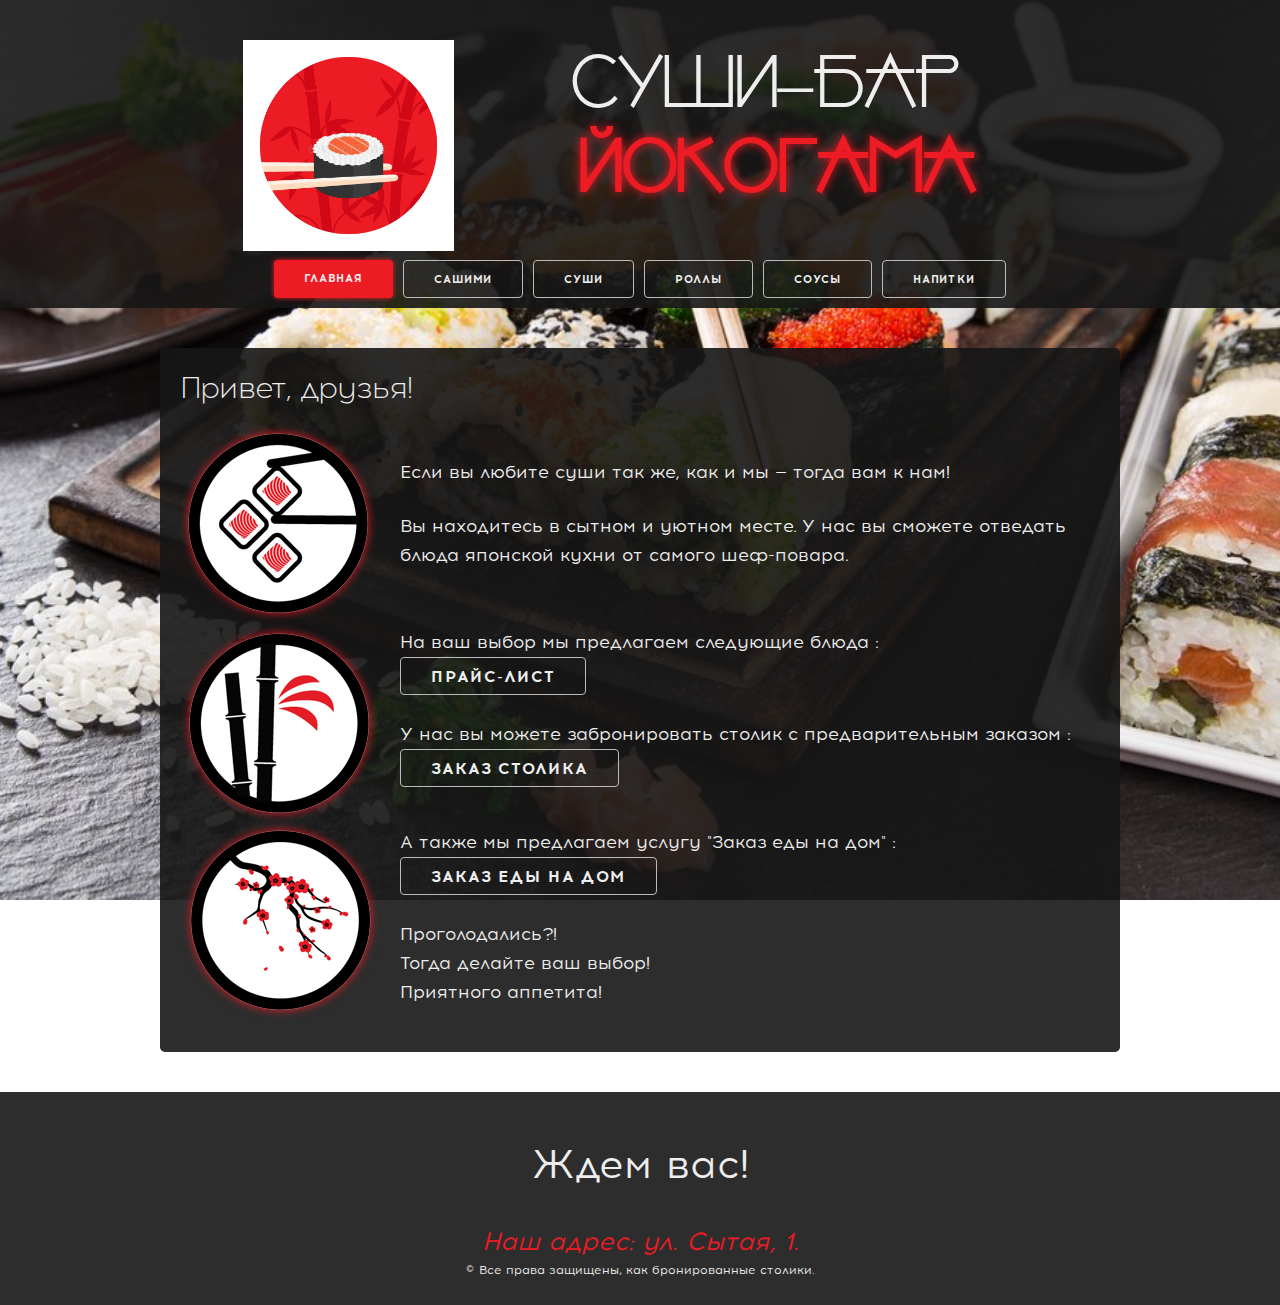
<file: index.html>
<!DOCTYPE html>
<html lang="ru">
<head>
   <meta charset="UTF-8">
   <meta http-equiv="X-UA-Compatible" content="IE=edge">
   <meta name="description" content="Суши-бар Йокогама, сашими, суши, роллы, напитки">
   <meta name="keywords" content="суши-бар, Йокогама, сашими, суши, ролл">
   <meta name="Kiryl Kurtsou" content="Web-developer">
   <meta name="generator" content="VSCode">
   <meta name="viewport" content="width=device-width, initial-scale=1.0">
   <title>Йокогама :: Главная</title>
   <link rel="stylesheet" href="./styles/normalize.css">
   <link rel="stylesheet" href="./styles/skeleton.css">
   <link rel="stylesheet" href="./fonts/font.css">
   <link rel="stylesheet" href="./styles/main.css">
</head>
<body class="body-home">
   <header class="header">
      <div class="container">
         <div class="row">
            <div class="three columns u-full-width offset-by-one">
               <img class="u-max-full-width" src="./images/sushi-img.jpg" alt="roll">
            </div>
            <h1 class="seven columns u-full-width">Суши&ndash;бар &nbsp;<span>Йокогама</span></h1>
         </div>
      </div>
   </header>
   <nav class="nav">
      <div class="container">
         <ul>
            <li class="button--activ">Главная</li>
            <li><a class="button" href="./pages/sashimi.html" target="_blank">Сашими</a></li>
            <li><a class="button" href="./pages/sushi.html" target="_blank">Суши</a></li>
            <li><a class="button" href="./pages/rolls.html" target="_blank">Роллы</a></li>
            <li><a class="button" href="./pages/souse.html" target="_blank">Соусы</a></li>
            <li><a class="button" href="./pages/drinks.html" target="_blank">Напитки</a></li>
         </ul>
      </div>
   </nav>
   <main class="content">
      <div class="container">
         <section class="intro u-full-width">
            <h4>Привет, друзья!</h4>
            <div class="icon i-1 u-pull-left"></div>
            <div class="row mt-5">
               <p>Если вы любите суши так же, как и мы &mdash; тогда вам к нам!</p>
               <p>Вы находитесь в сытном и уютном месте. У нас вы сможете отведать блюда японской кухни от самого шеф-повара.</p>
            </div>
            <div class="icon i-2 u-pull-left"></div>
            <div class="row">
               <p>На ваш выбор мы предлагаем следующие блюда&nbsp;: <br><a class="button" href="./pages/pricelist.html" target="_blank">Прайс-лист</a></p>
               <p>У нас вы можете забронировать столик с предварительным заказом&nbsp;: <br><a class="button" href="./pages/order.html" target="_blank">Заказ столика</a></p>
            </div>
            <div class="icon i-3 u-pull-left"></div>
            <div class="row">
               <p>А также мы предлагаем услугу "Заказ еды на дом"&nbsp;: <br><a class="button" href="./pages/takeaway.html" target="_blank">Заказ еды на дом</a></p>
               <p>Проголодались?! <br>Тогда делайте ваш выбор! <br>Приятного аппетита!</p>
            </div>
         </section>
      </div>
   </main>
   <footer class="footer">
      <div class="container">
         <p>Ждем вас!</p>
         <address>Наш адрес: ул. Сытая, 1.</address>
         <p>&copy; Все права защищены, как бронированные столики.</p>
      </div>
   </footer>
   </div>
</body>
</html>
</file>
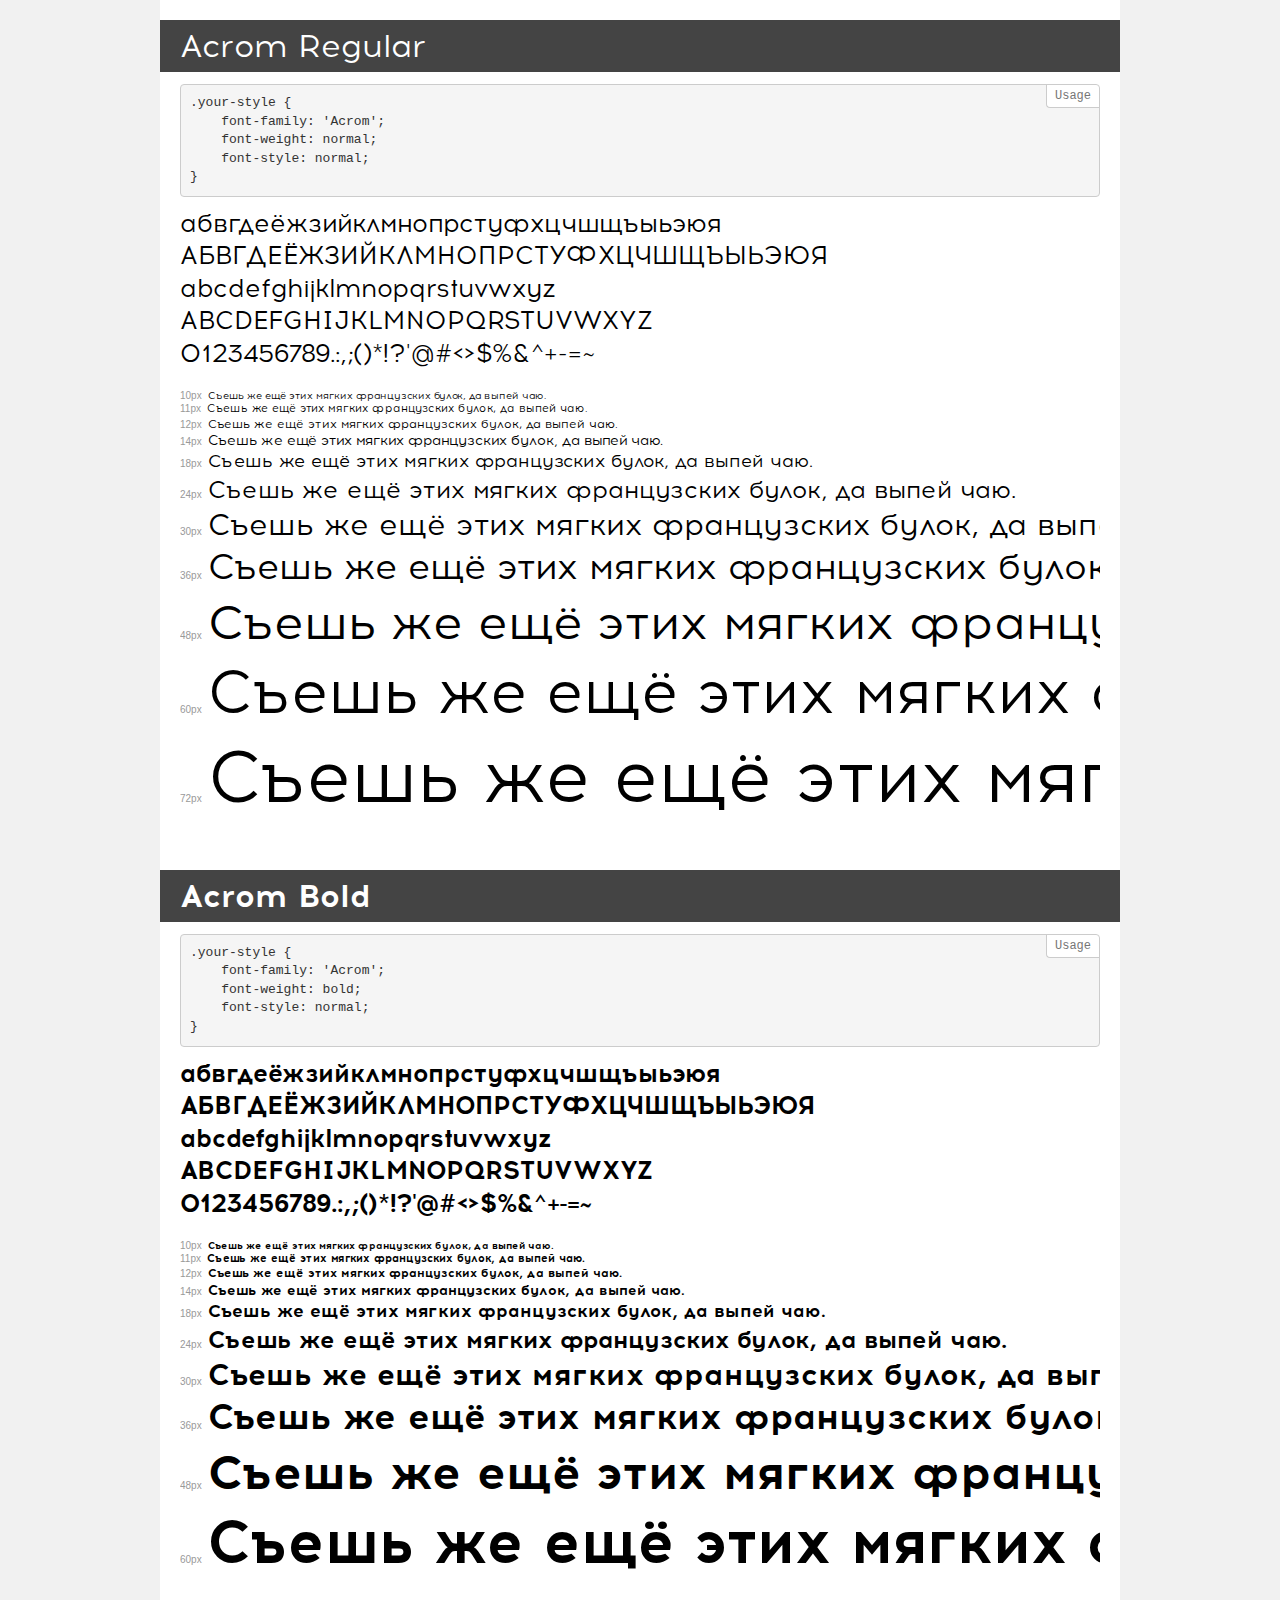
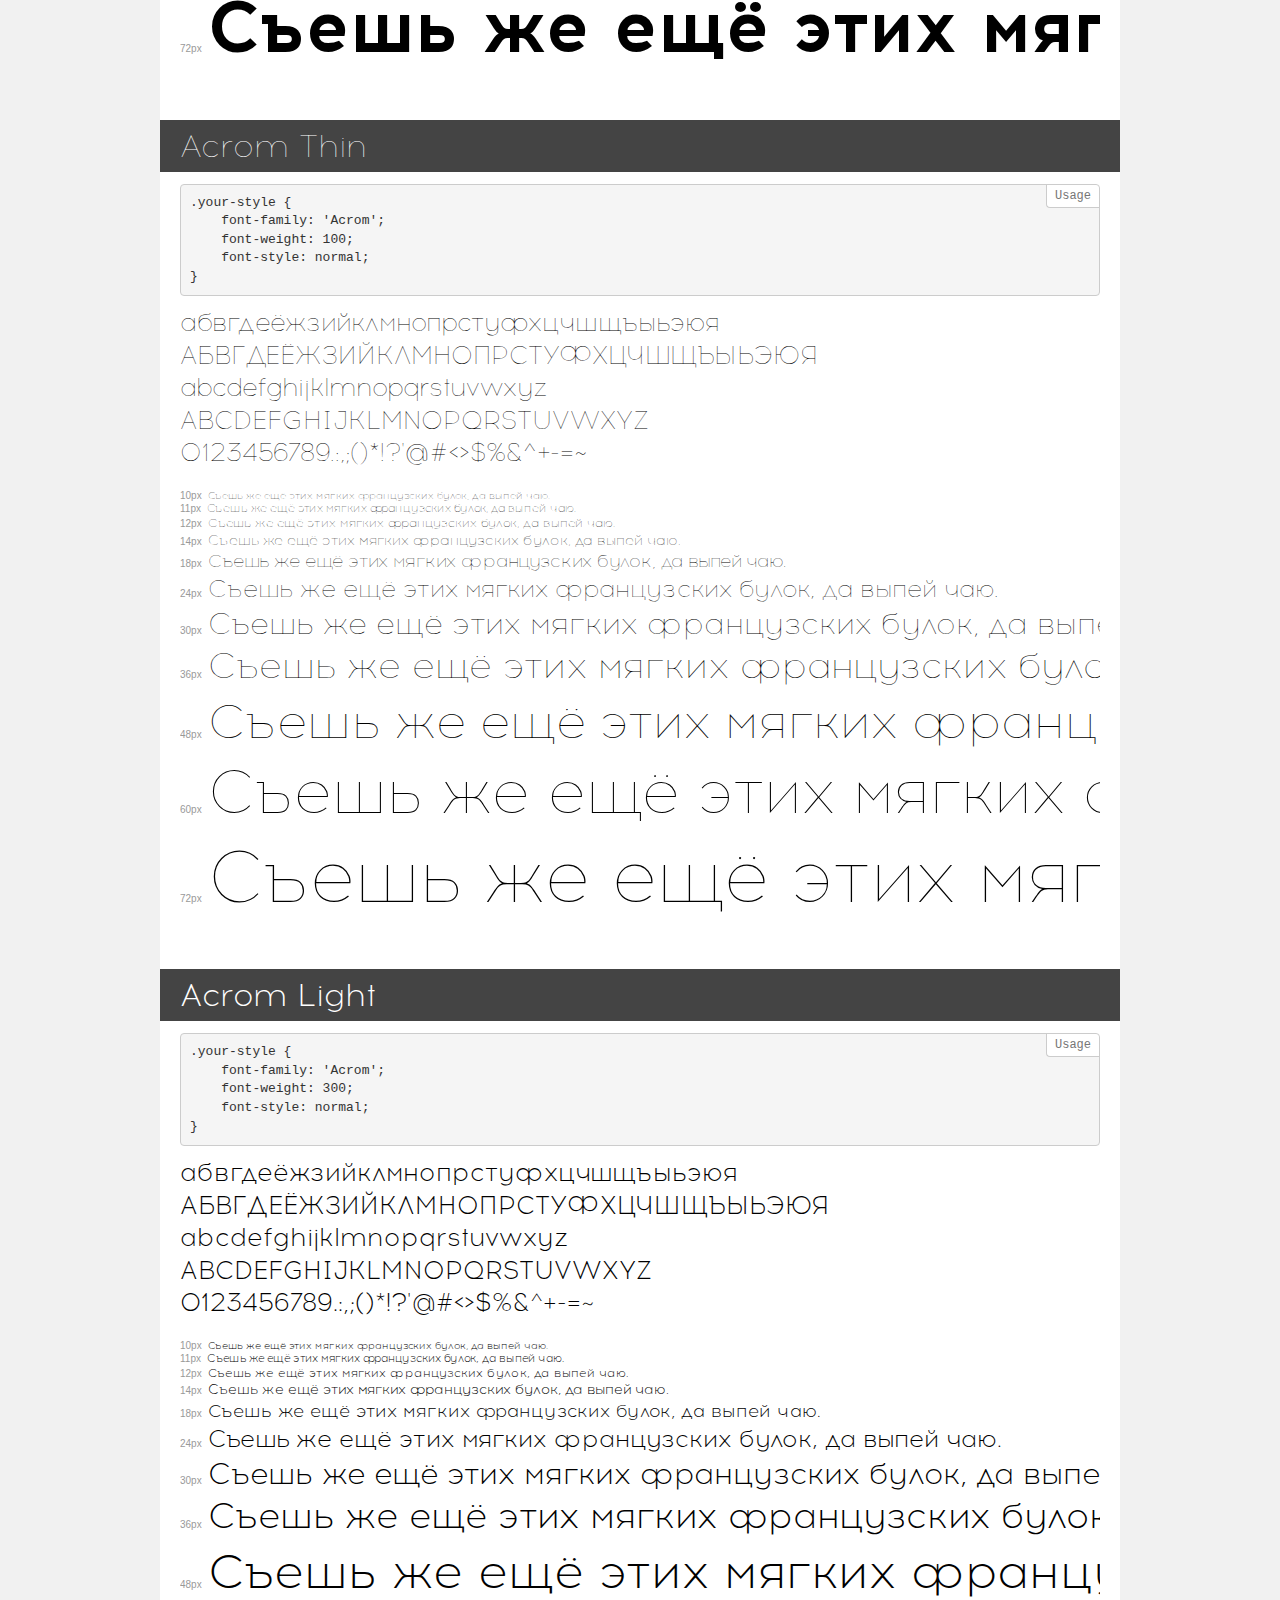
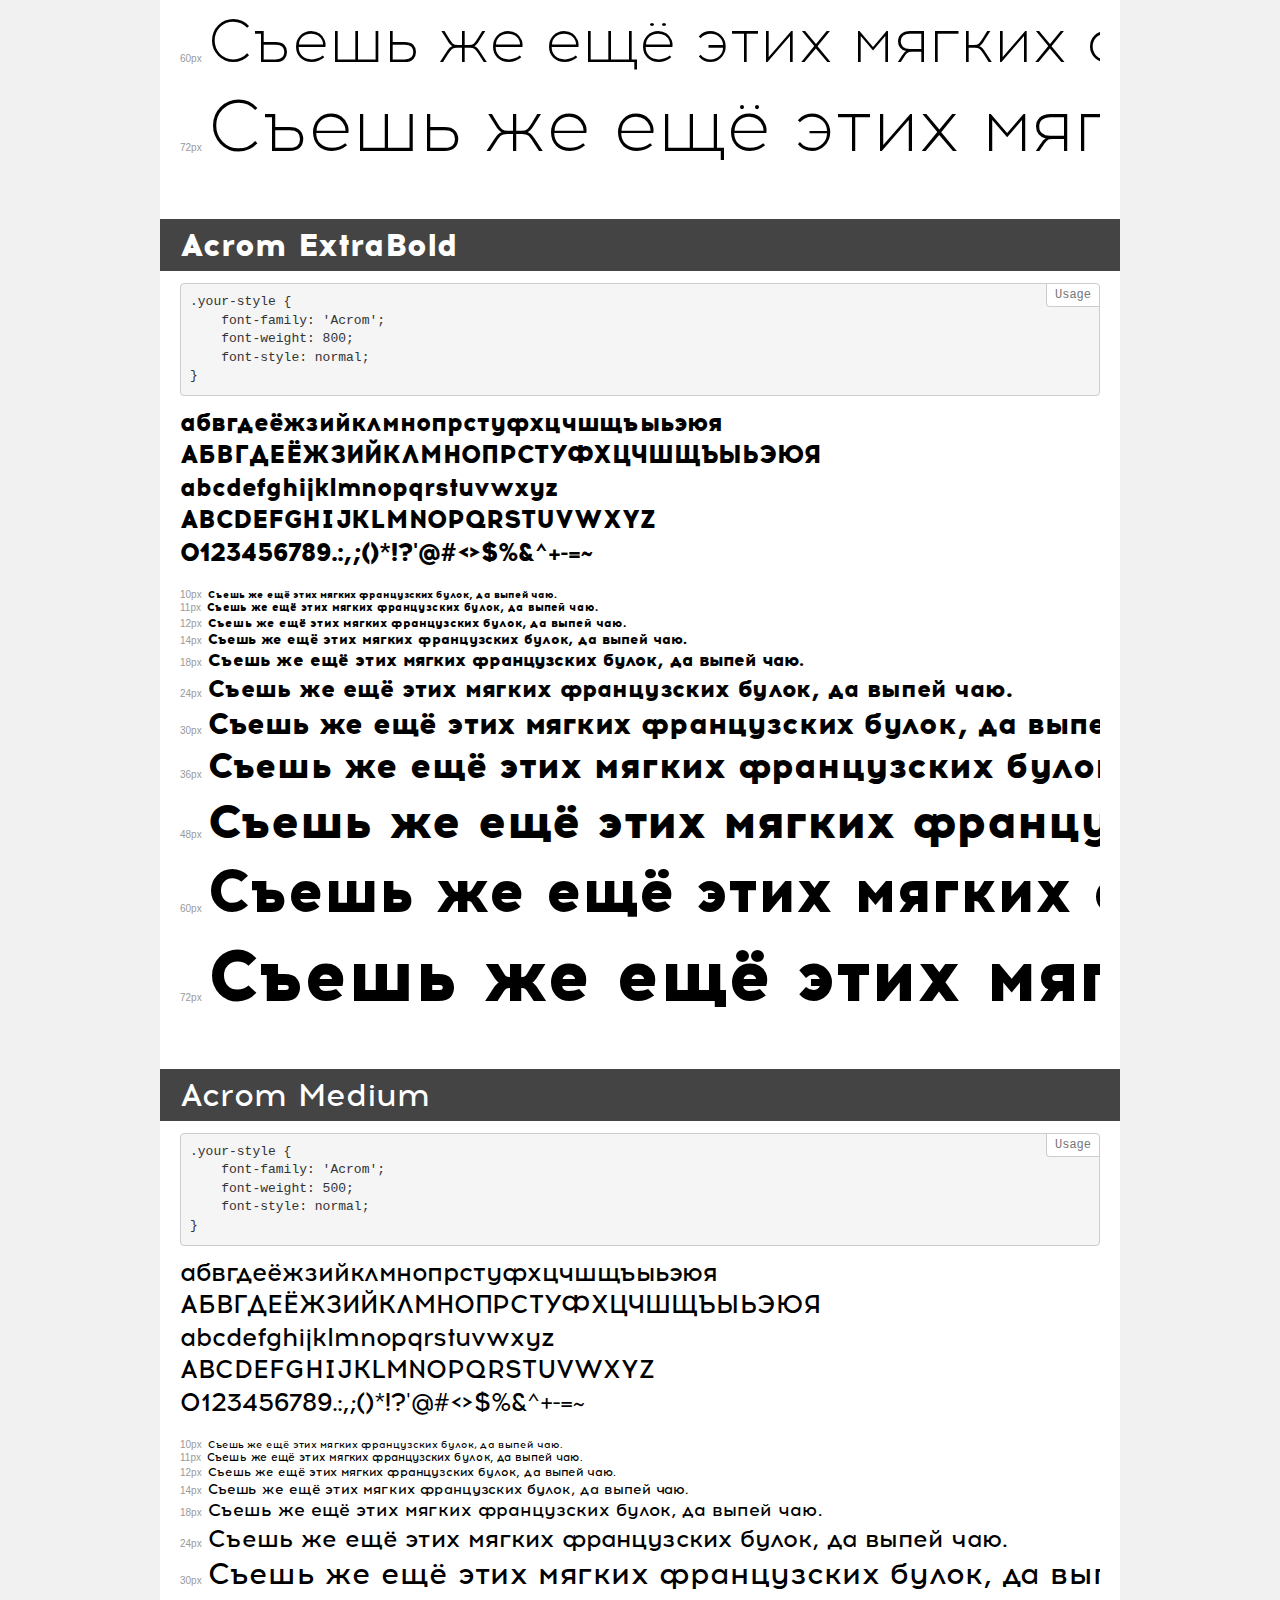
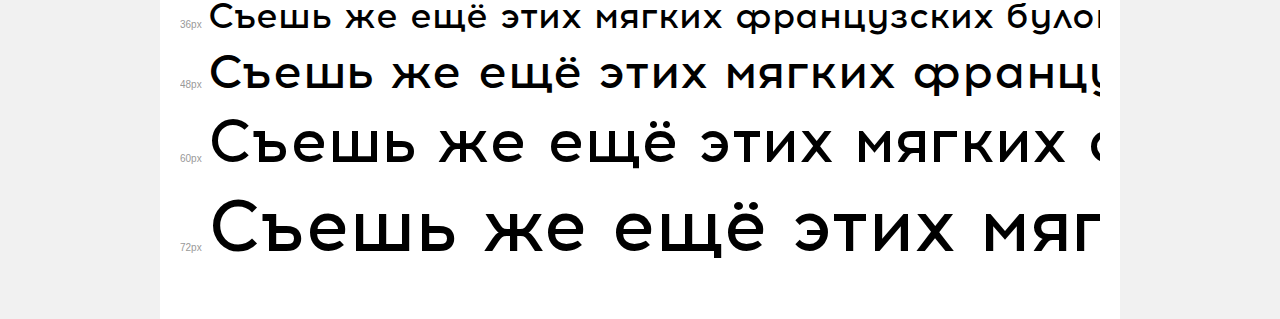
<file: fonts/demo.html>
<!DOCTYPE html>
<html>
<head>
	<meta charset="utf-8">
	<meta http-equiv="X-UA-Compatible" content="IE=edge">
	<meta name="viewport" content="width=device-width, initial-scale=1">
	<meta name="robots" content="noindex, noarchive">
	<title>Transfonter demo</title>
	<link href="stylesheet.css" rel="stylesheet">
	<style>
		/*
		http://meyerweb.com/eric/tools/css/reset/
		v2.0 | 20110126
		License: none (public domain)
		*/
		html, body, div, span, applet, object, iframe,
		h1, h2, h3, h4, h5, h6, p, blockquote, pre,
		a, abbr, acronym, address, big, cite, code,
		del, dfn, em, img, ins, kbd, q, s, samp,
		small, strike, strong, sub, sup, tt, var,
		b, u, i, center,
		dl, dt, dd, ol, ul, li,
		fieldset, form, label, legend,
		table, caption, tbody, tfoot, thead, tr, th, td,
		article, aside, canvas, details, embed,
		figure, figcaption, footer, header, hgroup,
		menu, nav, output, ruby, section, summary,
		time, mark, audio, video {
			margin: 0;
			padding: 0;
			border: 0;
			font-size: 100%;
			font: inherit;
			vertical-align: baseline;
		}
		/* HTML5 display-role reset for older browsers */
		article, aside, details, figcaption, figure,
		footer, header, hgroup, menu, nav, section {
			display: block;
		}
		body {
			line-height: 1;
		}
		ol, ul {
			list-style: none;
		}
		blockquote, q {
			quotes: none;
		}
		blockquote:before, blockquote:after,
		q:before, q:after {
			content: '';
			content: none;
		}
		table {
			border-collapse: collapse;
			border-spacing: 0;
		}
		/* common styles */
		body {
			background: #f1f1f1;
			color: #000;
		}
		.page {
			background: #fff;
			width: 920px;
			margin: 0 auto;
			padding: 20px 20px 0 20px;
			overflow: hidden;
		}
		.font-container {
			overflow-x: auto;
			overflow-y: hidden;
			margin-bottom: 40px;
			line-height: 1.3;
			white-space: nowrap;
			padding-bottom: 5px;
		}
		h1 {
			position: relative;
			background: #444;
			font-size: 32px;
			color: #fff;
			padding: 10px 20px;
			margin: 0 -20px 12px -20px;
		}
		.letters {
			font-size: 25px;
			margin-bottom: 20px;
		}
		.s10:before {
			content: '10px';
		}
		.s11:before {
			content: '11px';
		}
		.s12:before {
			content: '12px';
		}
		.s14:before {
			content: '14px';
		}
		.s18:before {
			content: '18px';
		}
		.s24:before {
			content: '24px';
		}
		.s30:before {
			content: '30px';
		}
		.s36:before {
			content: '36px';
		}
		.s48:before {
			content: '48px';
		}
		.s60:before {
			content: '60px';
		}
		.s72:before {
			content: '72px';
		}
		.s10:before, .s11:before, .s12:before, .s14:before,
		.s18:before, .s24:before, .s30:before, .s36:before,
		.s48:before, .s60:before, .s72:before {
			font-family: Arial, sans-serif;
			font-size: 10px;
			font-weight: normal;
			font-style: normal;
			color: #999;
			padding-right: 6px;
		}
		pre {
			display: block;
			position: relative;
			padding: 9px;
			margin: 0 0 10px;
			font-family: Monaco, Menlo, Consolas, "Courier New", monospace !important;
			font-size: 13px;
			line-height: 1.428571429;
			color: #333;
			font-weight: normal !important;
			font-style: normal !important;
			background-color: #f5f5f5;
			border: 1px solid #ccc;
			overflow-x: auto;
			border-radius: 4px;
		}
		pre:after {
			display: block;
			position: absolute;
			right: 0;
			top: 0;
			content: 'Usage';
			line-height: 1;
			padding: 5px 8px;
			font-size: 12px;
			color: #767676;
			background-color: #fff;
			border: 1px solid #ccc;
			border-right: none;
			border-top: none;
			border-radius: 0 4px 0 4px;
			z-index: 10;
		}
		/* responsive */
		@media (max-width: 959px) {
			.page {
				width: auto;
				margin: 0;
			}
		}
	</style>
</head>
<body>
<div class="page">
	<div class="demo" style="font-family: 'Acrom'; font-weight: normal; font-style: normal;">
		<h1>Acrom Regular</h1>
		<pre>.your-style {
    font-family: 'Acrom';
    font-weight: normal;
    font-style: normal;
}</pre>
		<div class="font-container">
			<p class="letters">
				абвгдеёжзийклмнопрстуфхцчшщъыьэюя <br />
				АБВГДЕЁЖЗИЙКЛМНОПРСТУФХЦЧШЩЪЫЬЭЮЯ <br />
				abcdefghijklmnopqrstuvwxyz <br />
				ABCDEFGHIJKLMNOPQRSTUVWXYZ <br />				0123456789.:,;()*!?'@#<>$%&^+-=~
			</p>
			<p class="s10" style="font-size: 10px;">Съешь же ещё этих мягких французских булок, да выпей чаю.</p>
			<p class="s11" style="font-size: 11px;">Съешь же ещё этих мягких французских булок, да выпей чаю.</p>
			<p class="s12" style="font-size: 12px;">Съешь же ещё этих мягких французских булок, да выпей чаю.</p>
			<p class="s14" style="font-size: 14px;">Съешь же ещё этих мягких французских булок, да выпей чаю.</p>
			<p class="s18" style="font-size: 18px;">Съешь же ещё этих мягких французских булок, да выпей чаю.</p>
			<p class="s24" style="font-size: 24px;">Съешь же ещё этих мягких французских булок, да выпей чаю.</p>
			<p class="s30" style="font-size: 30px;">Съешь же ещё этих мягких французских булок, да выпей чаю.</p>
			<p class="s36" style="font-size: 36px;">Съешь же ещё этих мягких французских булок, да выпей чаю.</p>
			<p class="s48" style="font-size: 48px;">Съешь же ещё этих мягких французских булок, да выпей чаю.</p>
			<p class="s60" style="font-size: 60px;">Съешь же ещё этих мягких французских булок, да выпей чаю.</p>
			<p class="s72" style="font-size: 72px;">Съешь же ещё этих мягких французских булок, да выпей чаю.</p>
		</div>
	</div>
	<div class="demo" style="font-family: 'Acrom'; font-weight: bold; font-style: normal;">
		<h1>Acrom Bold</h1>
		<pre>.your-style {
    font-family: 'Acrom';
    font-weight: bold;
    font-style: normal;
}</pre>
		<div class="font-container">
			<p class="letters">
				абвгдеёжзийклмнопрстуфхцчшщъыьэюя <br />
				АБВГДЕЁЖЗИЙКЛМНОПРСТУФХЦЧШЩЪЫЬЭЮЯ <br />
				abcdefghijklmnopqrstuvwxyz <br />
				ABCDEFGHIJKLMNOPQRSTUVWXYZ <br />				0123456789.:,;()*!?'@#<>$%&^+-=~
			</p>
			<p class="s10" style="font-size: 10px;">Съешь же ещё этих мягких французских булок, да выпей чаю.</p>
			<p class="s11" style="font-size: 11px;">Съешь же ещё этих мягких французских булок, да выпей чаю.</p>
			<p class="s12" style="font-size: 12px;">Съешь же ещё этих мягких французских булок, да выпей чаю.</p>
			<p class="s14" style="font-size: 14px;">Съешь же ещё этих мягких французских булок, да выпей чаю.</p>
			<p class="s18" style="font-size: 18px;">Съешь же ещё этих мягких французских булок, да выпей чаю.</p>
			<p class="s24" style="font-size: 24px;">Съешь же ещё этих мягких французских булок, да выпей чаю.</p>
			<p class="s30" style="font-size: 30px;">Съешь же ещё этих мягких французских булок, да выпей чаю.</p>
			<p class="s36" style="font-size: 36px;">Съешь же ещё этих мягких французских булок, да выпей чаю.</p>
			<p class="s48" style="font-size: 48px;">Съешь же ещё этих мягких французских булок, да выпей чаю.</p>
			<p class="s60" style="font-size: 60px;">Съешь же ещё этих мягких французских булок, да выпей чаю.</p>
			<p class="s72" style="font-size: 72px;">Съешь же ещё этих мягких французских булок, да выпей чаю.</p>
		</div>
	</div>
	<div class="demo" style="font-family: 'Acrom'; font-weight: 100; font-style: normal;">
		<h1>Acrom Thin</h1>
		<pre>.your-style {
    font-family: 'Acrom';
    font-weight: 100;
    font-style: normal;
}</pre>
		<div class="font-container">
			<p class="letters">
				абвгдеёжзийклмнопрстуфхцчшщъыьэюя <br />
				АБВГДЕЁЖЗИЙКЛМНОПРСТУФХЦЧШЩЪЫЬЭЮЯ <br />
				abcdefghijklmnopqrstuvwxyz <br />
				ABCDEFGHIJKLMNOPQRSTUVWXYZ <br />				0123456789.:,;()*!?'@#<>$%&^+-=~
			</p>
			<p class="s10" style="font-size: 10px;">Съешь же ещё этих мягких французских булок, да выпей чаю.</p>
			<p class="s11" style="font-size: 11px;">Съешь же ещё этих мягких французских булок, да выпей чаю.</p>
			<p class="s12" style="font-size: 12px;">Съешь же ещё этих мягких французских булок, да выпей чаю.</p>
			<p class="s14" style="font-size: 14px;">Съешь же ещё этих мягких французских булок, да выпей чаю.</p>
			<p class="s18" style="font-size: 18px;">Съешь же ещё этих мягких французских булок, да выпей чаю.</p>
			<p class="s24" style="font-size: 24px;">Съешь же ещё этих мягких французских булок, да выпей чаю.</p>
			<p class="s30" style="font-size: 30px;">Съешь же ещё этих мягких французских булок, да выпей чаю.</p>
			<p class="s36" style="font-size: 36px;">Съешь же ещё этих мягких французских булок, да выпей чаю.</p>
			<p class="s48" style="font-size: 48px;">Съешь же ещё этих мягких французских булок, да выпей чаю.</p>
			<p class="s60" style="font-size: 60px;">Съешь же ещё этих мягких французских булок, да выпей чаю.</p>
			<p class="s72" style="font-size: 72px;">Съешь же ещё этих мягких французских булок, да выпей чаю.</p>
		</div>
	</div>
	<div class="demo" style="font-family: 'Acrom'; font-weight: 300; font-style: normal;">
		<h1>Acrom Light</h1>
		<pre>.your-style {
    font-family: 'Acrom';
    font-weight: 300;
    font-style: normal;
}</pre>
		<div class="font-container">
			<p class="letters">
				абвгдеёжзийклмнопрстуфхцчшщъыьэюя <br />
				АБВГДЕЁЖЗИЙКЛМНОПРСТУФХЦЧШЩЪЫЬЭЮЯ <br />
				abcdefghijklmnopqrstuvwxyz <br />
				ABCDEFGHIJKLMNOPQRSTUVWXYZ <br />				0123456789.:,;()*!?'@#<>$%&^+-=~
			</p>
			<p class="s10" style="font-size: 10px;">Съешь же ещё этих мягких французских булок, да выпей чаю.</p>
			<p class="s11" style="font-size: 11px;">Съешь же ещё этих мягких французских булок, да выпей чаю.</p>
			<p class="s12" style="font-size: 12px;">Съешь же ещё этих мягких французских булок, да выпей чаю.</p>
			<p class="s14" style="font-size: 14px;">Съешь же ещё этих мягких французских булок, да выпей чаю.</p>
			<p class="s18" style="font-size: 18px;">Съешь же ещё этих мягких французских булок, да выпей чаю.</p>
			<p class="s24" style="font-size: 24px;">Съешь же ещё этих мягких французских булок, да выпей чаю.</p>
			<p class="s30" style="font-size: 30px;">Съешь же ещё этих мягких французских булок, да выпей чаю.</p>
			<p class="s36" style="font-size: 36px;">Съешь же ещё этих мягких французских булок, да выпей чаю.</p>
			<p class="s48" style="font-size: 48px;">Съешь же ещё этих мягких французских булок, да выпей чаю.</p>
			<p class="s60" style="font-size: 60px;">Съешь же ещё этих мягких французских булок, да выпей чаю.</p>
			<p class="s72" style="font-size: 72px;">Съешь же ещё этих мягких французских булок, да выпей чаю.</p>
		</div>
	</div>
	<div class="demo" style="font-family: 'Acrom'; font-weight: 800; font-style: normal;">
		<h1>Acrom ExtraBold</h1>
		<pre>.your-style {
    font-family: 'Acrom';
    font-weight: 800;
    font-style: normal;
}</pre>
		<div class="font-container">
			<p class="letters">
				абвгдеёжзийклмнопрстуфхцчшщъыьэюя <br />
				АБВГДЕЁЖЗИЙКЛМНОПРСТУФХЦЧШЩЪЫЬЭЮЯ <br />
				abcdefghijklmnopqrstuvwxyz <br />
				ABCDEFGHIJKLMNOPQRSTUVWXYZ <br />				0123456789.:,;()*!?'@#<>$%&^+-=~
			</p>
			<p class="s10" style="font-size: 10px;">Съешь же ещё этих мягких французских булок, да выпей чаю.</p>
			<p class="s11" style="font-size: 11px;">Съешь же ещё этих мягких французских булок, да выпей чаю.</p>
			<p class="s12" style="font-size: 12px;">Съешь же ещё этих мягких французских булок, да выпей чаю.</p>
			<p class="s14" style="font-size: 14px;">Съешь же ещё этих мягких французских булок, да выпей чаю.</p>
			<p class="s18" style="font-size: 18px;">Съешь же ещё этих мягких французских булок, да выпей чаю.</p>
			<p class="s24" style="font-size: 24px;">Съешь же ещё этих мягких французских булок, да выпей чаю.</p>
			<p class="s30" style="font-size: 30px;">Съешь же ещё этих мягких французских булок, да выпей чаю.</p>
			<p class="s36" style="font-size: 36px;">Съешь же ещё этих мягких французских булок, да выпей чаю.</p>
			<p class="s48" style="font-size: 48px;">Съешь же ещё этих мягких французских булок, да выпей чаю.</p>
			<p class="s60" style="font-size: 60px;">Съешь же ещё этих мягких французских булок, да выпей чаю.</p>
			<p class="s72" style="font-size: 72px;">Съешь же ещё этих мягких французских булок, да выпей чаю.</p>
		</div>
	</div>
	<div class="demo" style="font-family: 'Acrom'; font-weight: 500; font-style: normal;">
		<h1>Acrom Medium</h1>
		<pre>.your-style {
    font-family: 'Acrom';
    font-weight: 500;
    font-style: normal;
}</pre>
		<div class="font-container">
			<p class="letters">
				абвгдеёжзийклмнопрстуфхцчшщъыьэюя <br />
				АБВГДЕЁЖЗИЙКЛМНОПРСТУФХЦЧШЩЪЫЬЭЮЯ <br />
				abcdefghijklmnopqrstuvwxyz <br />
				ABCDEFGHIJKLMNOPQRSTUVWXYZ <br />				0123456789.:,;()*!?'@#<>$%&^+-=~
			</p>
			<p class="s10" style="font-size: 10px;">Съешь же ещё этих мягких французских булок, да выпей чаю.</p>
			<p class="s11" style="font-size: 11px;">Съешь же ещё этих мягких французских булок, да выпей чаю.</p>
			<p class="s12" style="font-size: 12px;">Съешь же ещё этих мягких французских булок, да выпей чаю.</p>
			<p class="s14" style="font-size: 14px;">Съешь же ещё этих мягких французских булок, да выпей чаю.</p>
			<p class="s18" style="font-size: 18px;">Съешь же ещё этих мягких французских булок, да выпей чаю.</p>
			<p class="s24" style="font-size: 24px;">Съешь же ещё этих мягких французских булок, да выпей чаю.</p>
			<p class="s30" style="font-size: 30px;">Съешь же ещё этих мягких французских булок, да выпей чаю.</p>
			<p class="s36" style="font-size: 36px;">Съешь же ещё этих мягких французских булок, да выпей чаю.</p>
			<p class="s48" style="font-size: 48px;">Съешь же ещё этих мягких французских булок, да выпей чаю.</p>
			<p class="s60" style="font-size: 60px;">Съешь же ещё этих мягких французских булок, да выпей чаю.</p>
			<p class="s72" style="font-size: 72px;">Съешь же ещё этих мягких французских булок, да выпей чаю.</p>
		</div>
	</div>
</div>
</body>
</html>
</file>
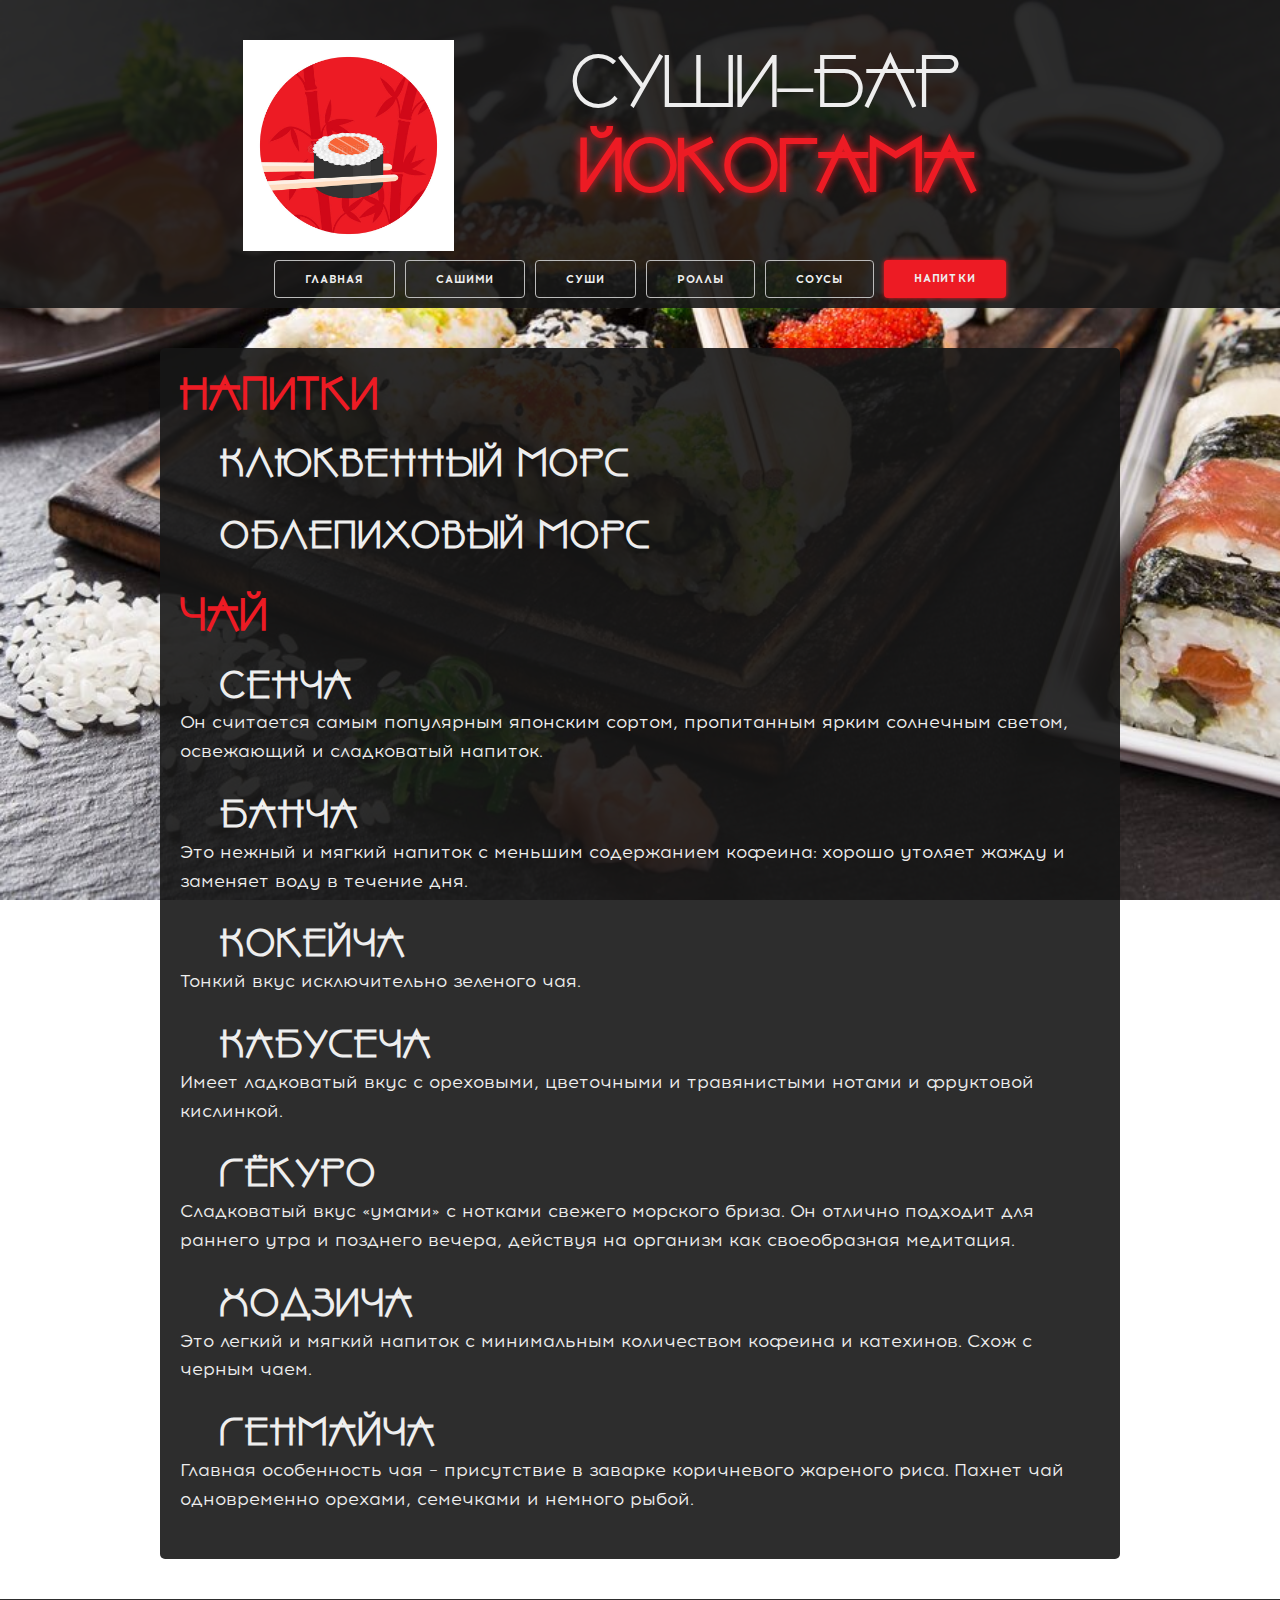
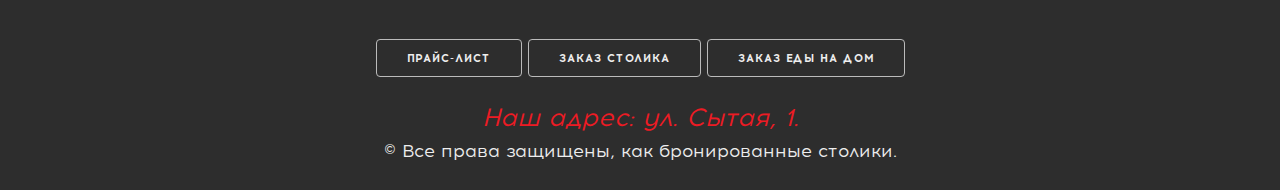
<file: pages/drinks.html>
<!DOCTYPE html>
<html lang="ru">
<head>
   <meta charset="UTF-8">
   <meta http-equiv="X-UA-Compatible" content="IE=edge">
   <meta name="description" content="Суши-бар Йокогама, сашими, суши, роллы, напитки">
   <meta name="keywords" content="суши-бар, Йокогама, сашими, суши, ролл">
   <meta name="Kiryl Kurtsou" content="Web-developer">
   <meta name="generator" content="VSCode">
   <meta name="viewport" content="width=device-width, initial-scale=1.0">
   <title>Йокогама :: Напитки</title>
   <link rel="stylesheet" href="./../styles/normalize.css">
   <link rel="stylesheet" href="./../styles/skeleton.css">
   <link rel="stylesheet" href="./../fonts/font.css">
   <link rel="stylesheet" href="./../styles/main.css">
</head>
<body class="body-home">
   <header class="header">
      <div class="container">
         <div class="row">
            <div class="three columns u-full-width offset-by-one">
               <img class="u-max-full-width" src="./../images/sushi-img.jpg" alt="roll">
            </div>
            <h1 class="seven columns u-full-width">Суши&ndash;бар &nbsp;<span>Йокогама</span></h1>
         </div>
      </div>
   </header>
   <nav class="nav">
      <div class="container">
         <ul>
            <li><a class="button" href="./../index.html" target="_blank">Главная</a></li>
            <li><a class="button" href="./sashimi.html" target="_blank">Сашими</a></li>
            <li><a class="button" href="./sushi.html" target="_blank">Суши</a></li>
            <li><a class="button" href="./rolls.html" target="_blank">Роллы</a></li>
            <li><a class="button" href="./souse.html" target="_blank">Соусы</a></li>
            <li class="button--activ">Напитки</li>
         </ul>
      </div>
   </nav>
   <main class="content">
      <div class="container">
         <section class="intro u-full-width">
            <h2>Напитки</h2>
            <div class="row drink">
               <h3>Клюквенный морс</h3>
               <p></p>
            </div>
            <div class="row drink">
               <h3>Облепиховый морс</h3>
            </div>
            <h2 class="tea">Чай</h2>
            <div class="row drink">
               <h3>Сенча</h3>
               <p>Он считается самым популярным японским сортом,
               пропитанным ярким солнечным светом,
               освежающий и сладковатый напиток.</p>
            </div>
            <div class="row drink">
               <h3>Банча</h3>
               <p>Это нежный и мягкий
               напиток с меньшим содержанием кофеина: хорошо утоляет
               жажду и заменяет воду в течение дня.</p>
            </div>
            <div class="row drink">
               <h3>Кокейча</h3>
               <p>Тонкий вкус исключительно зеленого чая.</p>
            </div>
            <div class="row drink">
               <h3>Кабусеча</h3>
               <p>Имеет ладковатый вкус с ореховыми, цветочными и
               травянистыми нотами и фруктовой кислинкой.</p>
            </div>
            <div class="row drink">
               <h3>Гёкуро</h3>
               <p>Сладковатый вкус «умами» с нотками свежего
               морского бриза. Он отлично подходит для раннего утра и
               позднего вечера, действуя на организм как своеобразная
               медитация.
               </p>
            </div>
            <div class="row drink">
               <h3>Ходзича</h3>
               <p>Это легкий и мягкий напиток с минимальным количеством
               кофеина и катехинов. Схож с черным чаем.
               </p>
            </div>
            <div class="row drink">
               <h3>Генмайча</h3>
               <p>Главная особенность чая – присутствие в заварке коричневого
               жареного риса. Пахнет чай
               одновременно орехами, семечками и немного рыбой.
               </p>
            </div>
            </div>
         </section>
      </div>
   </main>
   <footer class="footer">
      <div class="container">
         <div class="row">
            <div class="buttons-group">
               <a class="button" href="./pricelist.html" target="_blank">Прайс-лист</a>
               <a class="button" href="./order.html" target="_blank">Заказ столика</a>
               <a class="button" href="./takeaway.html" target="_blank">Заказ еды на дом</a>
            </div>
            <div>
               <address>Наш адрес: ул. Сытая, 1.</address>
               <p>&copy; Все права защищены, как бронированные столики.</p>
            </div>
         </div>
      </div>
   </footer>
   </div>
</body>
</html>
</file>
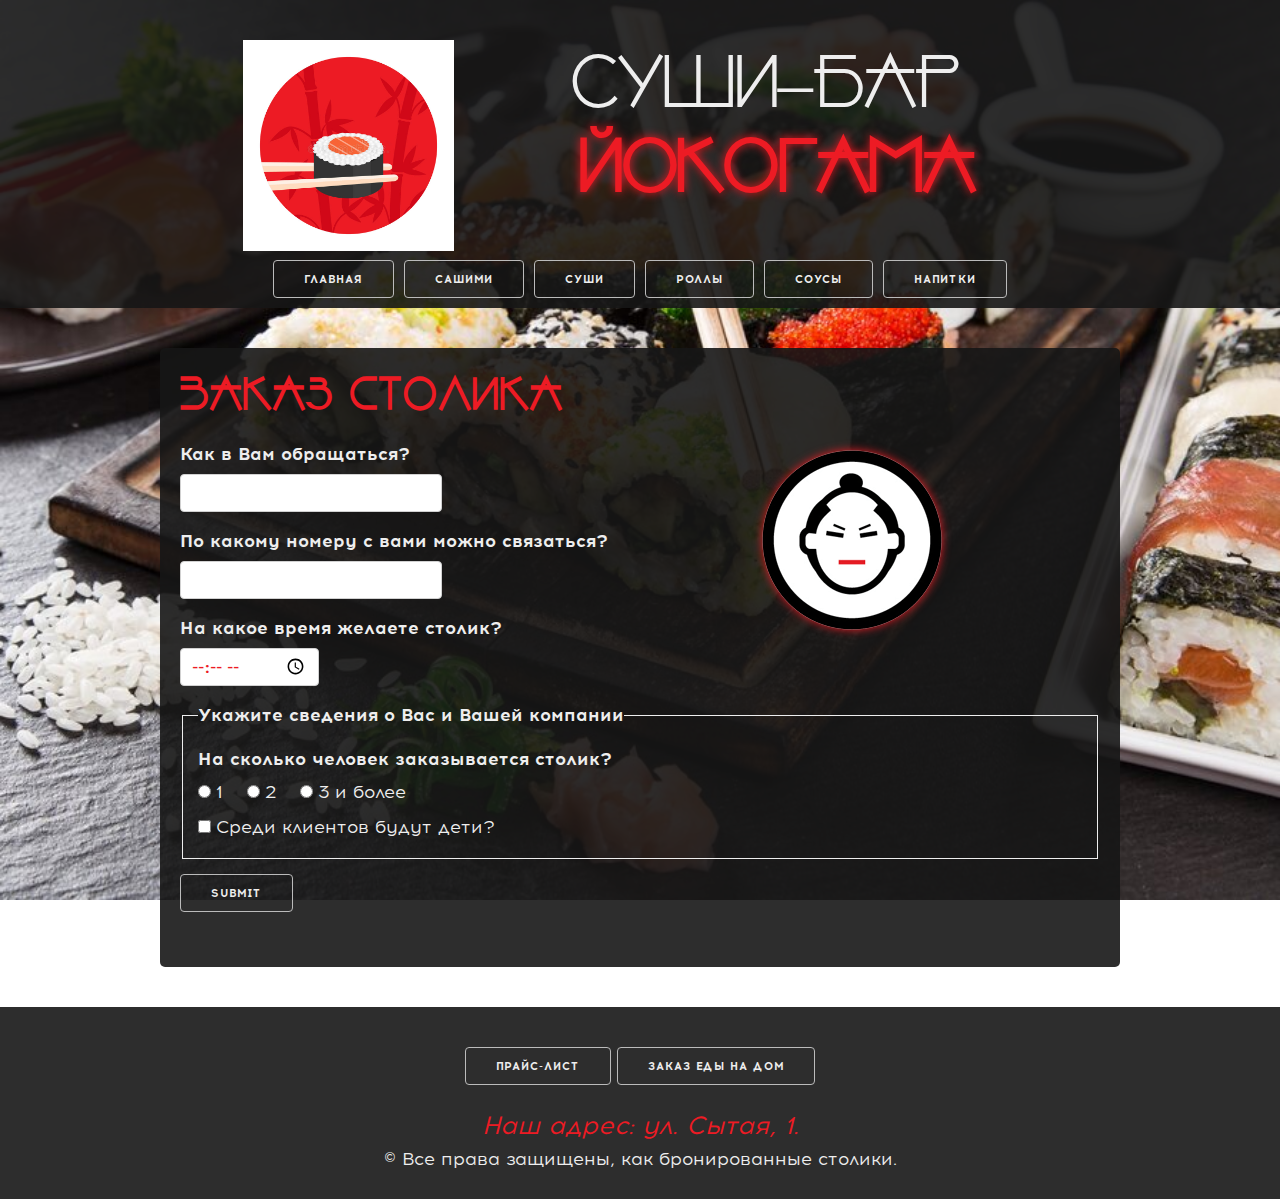
<file: pages/order.html>
<!DOCTYPE html>
<html lang="ru">
<head>
   <meta charset="UTF-8">
   <meta http-equiv="X-UA-Compatible" content="IE=edge">
   <meta name="description" content="Суши-бар Йокогама, сашими, суши, роллы, напитки">
   <meta name="keywords" content="суши-бар, Йокогама, сашими, суши, ролл">
   <meta name="Kiryl Kurtsou" content="Web-developer">
   <meta name="generator" content="VSCode">
   <meta name="viewport" content="width=device-width, initial-scale=1.0">
   <title>Йокогама :: Заказ столика</title>
   <link rel="stylesheet" href="./../styles/normalize.css">
   <link rel="stylesheet" href="./../styles/skeleton.css">
   <link rel="stylesheet" href="./../fonts/font.css">
   <link rel="stylesheet" href="./../styles/main.css">
</head>
<body class="body-home">
   <header class="header">
      <div class="container">
         <div class="row">
            <div class="three columns u-full-width offset-by-one">
               <img class="u-max-full-width" src="./../images/sushi-img.jpg" alt="roll">
            </div>
            <h1 class="seven columns u-full-width">Суши&ndash;бар &nbsp;<span>Йокогама</span></h1>
         </div>
      </div>
   </header>
   <nav class="nav">
      <div class="container">
         <ul>
            <li><a class="button" href="./../index.html" target="_blank">Главная</a></li>
            <li><a class="button" href="./sashimi.html" target="_blank">Сашими</a></li>
            <li><a class="button" href="./sushi.html" target="_blank">Суши</a></li>
            <li><a class="button" href="./rolls.html" target="_blank">Роллы</a></li>
            <li><a class="button" href="./souse.html" target="_blank">Соусы</a></li>
            <li><a class="button" href="./drinks.html" target="_blank">Напитки</a></li>
         </ul>
      </div>
   </nav>
   <main class="content">
      <div class="container">
         <section class="intro u-full-width">
            <h2>Заказ столика</h2>
            <div class="icon-face u-pull-right">
            </div>
            <form class="form-order" action="mailto:order@yokogama.ru" method="post" enctype="text/plain">
               <label for="form">Как в Вам обращаться?</label>
               <input type="text" name="name" id="form">
               <label for="">По какому номеру с вами можно связаться?</label>
               <input type="tel" name="number" id="form">
               <label for="">На какое время желаете столик?</label>
               <input type="time" name="time" id="form">
               <fieldset>
                  <legend>Укажите сведения о Вас и Вашей компании</legend>
                  <label for="count">На сколько человек заказывается столик?</label>
                  <input type="radio" name="count" id="count" value="1">1&nbsp;&nbsp;&nbsp;
                  <input type="radio" name="count" id="count" value="2">2&nbsp;&nbsp;&nbsp;
                  <input type="radio" name="count" id="count" value="3+">3 и более<br>  
                  <input type="checkbox" name="childs" value="child+">Среди клиентов будут дети?
               </fieldset>
               <input class="button" type="submit" name="submit">
            </form>
         </section>
      </div>
   </main>
   <footer class="footer">
      <div class="container">
         <div class="row">
            <div class="buttons-group">
               <a class="button" href="./pricelist.html" target="_blank">Прайс-лист</a>
               <a class="button" href="./takeaway.html" target="_blank">Заказ еды на дом</a>
            </div>
            <div>
               <address>Наш адрес: ул. Сытая, 1.</address>
               <p>&copy; Все права защищены, как бронированные столики.</p>
            </div>
         </div>
      </div>
   </footer>
   </div>
</body>
</html>
</file>
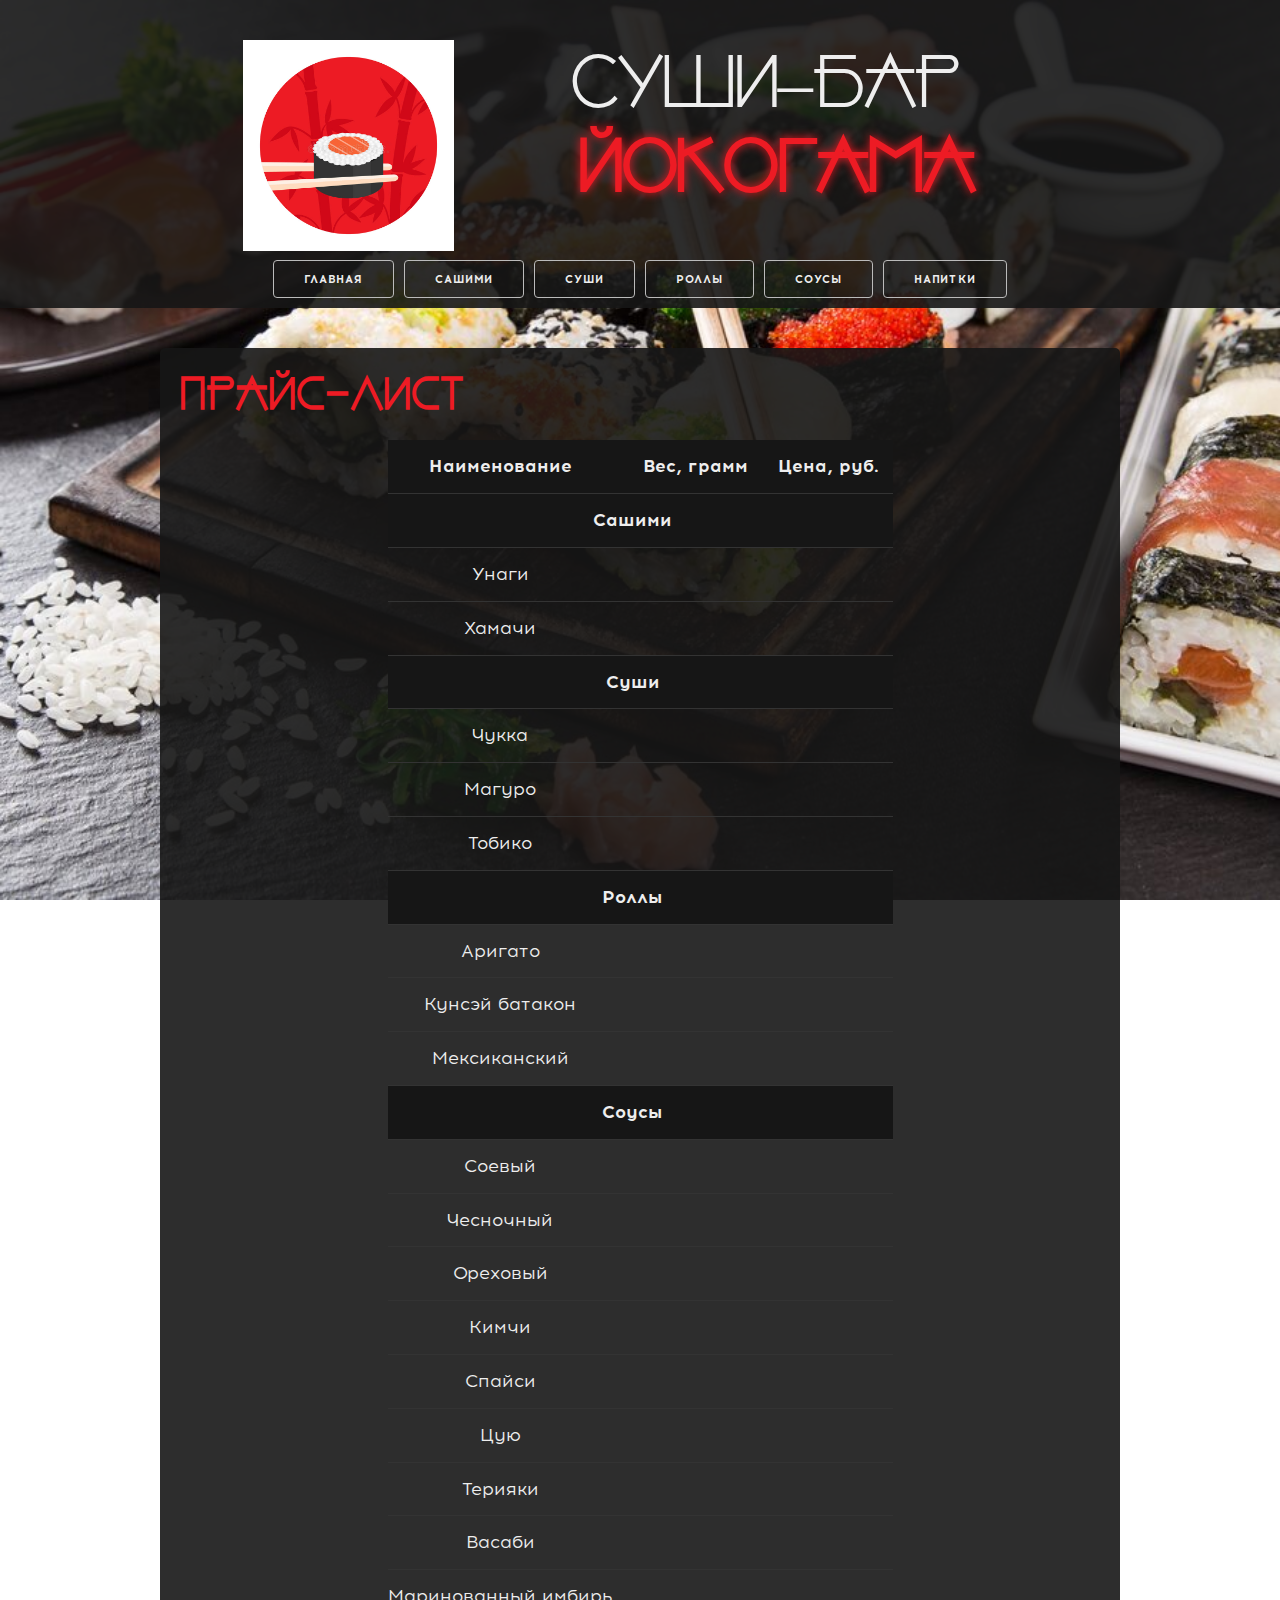
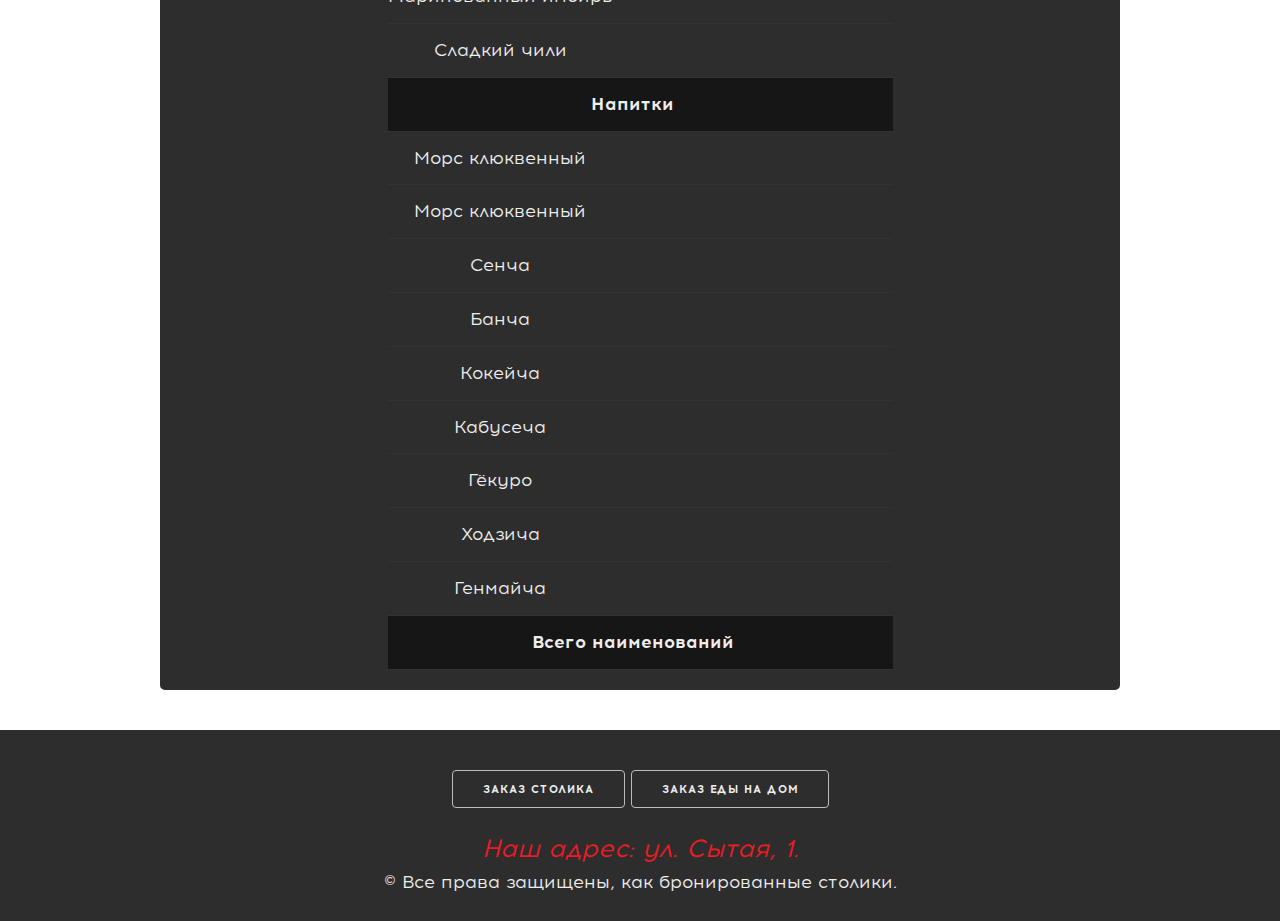
<file: pages/pricelist.html>
<!DOCTYPE html>
<html lang="ru">
<head>
   <meta charset="UTF-8">
   <meta http-equiv="X-UA-Compatible" content="IE=edge">
   <meta name="description" content="Суши-бар Йокогама, сашими, суши, роллы, напитки">
   <meta name="keywords" content="суши-бар, Йокогама, сашими, суши, ролл">
   <meta name="Kiryl Kurtsou" content="Web-developer">
   <meta name="generator" content="VSCode">
   <meta name="viewport" content="width=device-width, initial-scale=1.0">
   <title>Йокогама :: Прайс-лист</title>
   <link rel="stylesheet" href="./../styles/normalize.css">
   <link rel="stylesheet" href="./../styles/skeleton.css">
   <link rel="stylesheet" href="./../fonts/font.css">
   <link rel="stylesheet" href="./../styles/main.css">
</head>
<body class="body-home">
   <header class="header">
      <div class="container">
         <div class="row">
            <div class="three columns u-full-width offset-by-one">
               <img class="u-max-full-width" src="./../images/sushi-img.jpg" alt="roll">
            </div>
            <h1 class="seven columns u-full-width">Суши&ndash;бар &nbsp;<span>Йокогама</span></h1>
         </div>
      </div>
   </header>
   <nav class="nav">
      <div class="container">
         <ul>
            <li><a class="button" href="./../index.html" target="_blank">Главная</a></li>
            <li><a class="button" href="./sashimi.html" target="_blank">Сашими</a></li>
            <li><a class="button" href="./sushi.html" target="_blank">Суши</a></li>
            <li><a class="button" href="./rolls.html" target="_blank">Роллы</a></li>
            <li><a class="button" href="./souse.html" target="_blank">Соусы</a></li>
            <li><a class="button" href="./drinks.html" target="_blank">Напитки</a></li>
         </ul>
      </div>
   </nav>
   <main class="content">
      <div class="container">
         <section class="intro u-full-width">
            <h2>Прайс-лист</h2>
            <table class="table">
               <caption></caption>
               <thead>
                  <tr>
                     <th>Наименование</th>
                     <th>Вес, грамм</th>
                     <th>Цена, руб.</th>
                  </tr>
               </thead>
               <tfoot>
                  <tr>
                     <th colspan="3">Всего наименований</th>
                  </tr>
               </tfoot>
               <tbody>
                  <tr>
                     <th colspan="3">Сашими</th>
                  </tr>
                  <tr>
                     <td>Унаги</td>
                     <td></td>
                     <td></td>
                  </tr>
                  <tr>
                     <td>Хамачи</td>
                     <td></td>
                     <td></td>
                  </tr>
                  <tr>
                     <th colspan="3">Суши</th>
                  </tr>
                  <tr>
                     <td>Чукка</td>
                     <td></td>
                     <td></td>
                  </tr>
                  <tr>
                     <td>Магуро</td>
                     <td></td>
                     <td></td>
                  </tr>
                  <tr>
                     <td>Тобико</td>
                     <td></td>
                     <td></td>
                  </tr>
                  <tr>
                     <th colspan="3">Роллы</th>
                  </tr>
                  <tr>
                     <td>Аригато</td>
                     <td></td>
                     <td></td>
                  </tr>
                  <tr>
                     <td>Кунсэй батакон</td>
                     <td></td>
                     <td></td>
                  </tr>
                  <tr>
                     <td>Мексиканский</td>
                     <td></td>
                     <td></td>
                  </tr>
                  <tr>
                     <th colspan="3">Соусы</th>
                  </tr>
                  <tr>
                     <td>Соевый</td>
                     <td></td>
                     <td></td>
                  </tr>
                  <tr>
                     <td>Чесночный</td>
                     <td></td>
                     <td></td>
                  </tr>
                  <tr>
                     <td>Ореховый</td>
                     <td></td>
                     <td></td>
                  </tr>
                  <tr>
                     <td>Кимчи</td>
                     <td></td>
                     <td></td>
                  </tr>
                  <tr>
                     <td>Спайси</td>
                     <td></td>
                     <td></td>
                  </tr>
                  <tr>
                     <td>Цую</td>
                     <td></td>
                     <td></td>
                  </tr>
                  <tr>
                     <td>Терияки</td>
                     <td></td>
                     <td></td>
                  </tr>
                  <tr>
                     <td>Васаби</td>
                     <td></td>
                     <td></td>
                  </tr>
                  <tr>
                     <td>Маринованный имбирь</td>
                     <td></td>
                     <td></td>
                  </tr>
                  <tr>
                     <td>Сладкий чили</td>
                     <td></td>
                     <td></td>
                  </tr>
                  <tr>
                     <th colspan="3">Напитки</th>
                  </tr>
                  <tr>
                     <td>Морс клюквенный</td>
                     <td></td>
                     <td></td>
                  </tr>
                  <tr>
                     <td>Морс клюквенный</td>
                     <td></td>
                     <td></td>
                  </tr>
                  <tr>
                     <td>Сенча</td>
                     <td></td>
                     <td></td>
                  </tr>
                  <tr>
                     <td>Банча</td>
                     <td></td>
                     <td></td>
                  </tr>
                  <tr>
                     <td>Кокейча</td>
                     <td></td>
                     <td></td>
                  </tr>
                  <tr>
                     <td>Кабусеча</td>
                     <td></td>
                     <td></td>
                  </tr>
                  <tr>
                     <td>Гёкуро</td>
                     <td></td>
                     <td></td>
                  </tr>
                  <tr>
                     <td>Ходзича</td>
                     <td></td>
                     <td></td>
                  </tr>
                  <tr>
                     <td>Генмайча</td>
                     <td></td>
                     <td></td>
                  </tr>
               </tbody>
            </table>
         </section>
      </div>
   </main>
   <footer class="footer">
      <div class="container">
         <div class="row">
            <div class="buttons-group">
               <a class="button" href="./order.html" target="_blank">Заказ столика</a>
               <a class="button" href="./takeaway.html" target="_blank">Заказ еды на дом</a>
            </div>
            <div>
               <address>Наш адрес: ул. Сытая, 1.</address>
               <p>&copy; Все права защищены, как бронированные столики.</p>
            </div>
         </div>
      </div>
   </footer>
   </div>
</body>
</html>
</file>
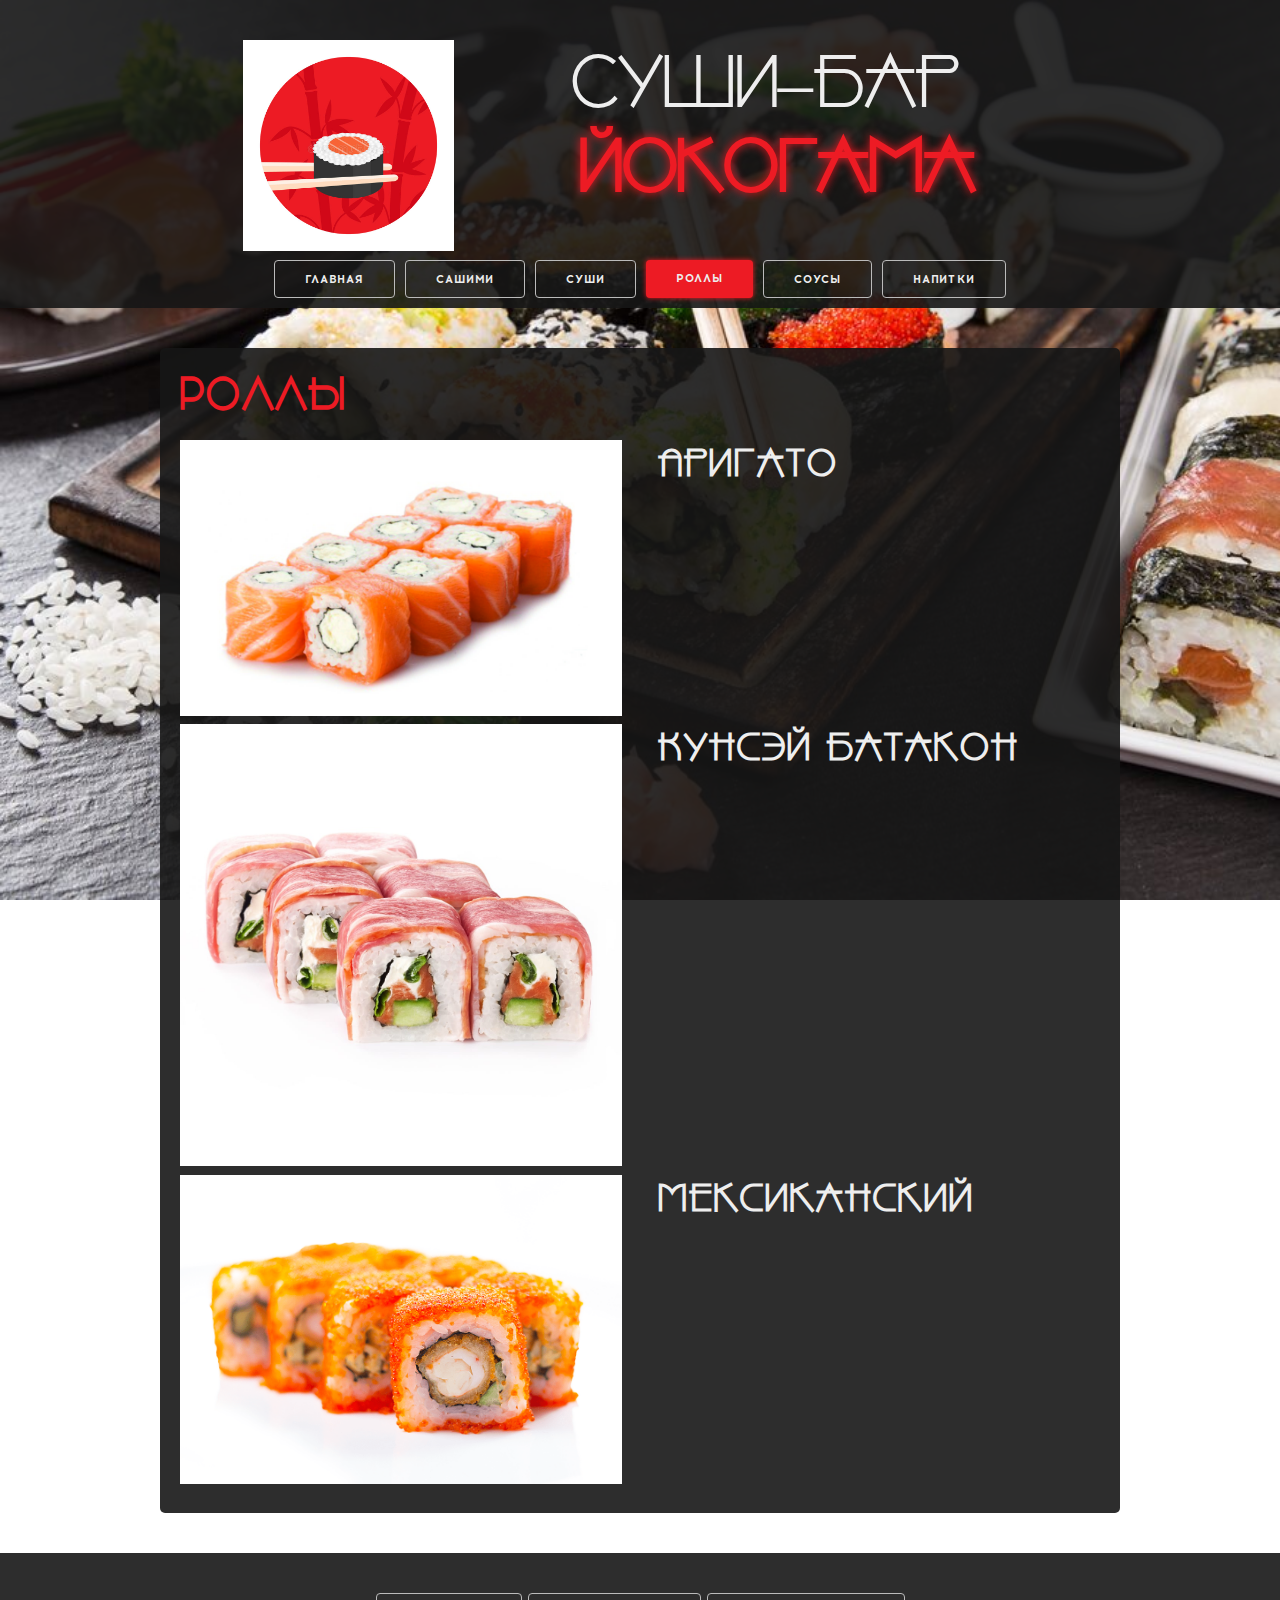
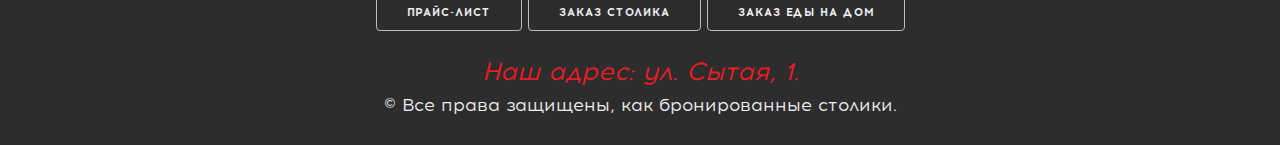
<file: pages/rolls.html>
<!DOCTYPE html>
<html lang="ru">
<head>
   <meta charset="UTF-8">
   <meta http-equiv="X-UA-Compatible" content="IE=edge">
   <meta name="description" content="Суши-бар Йокогама, сашими, суши, роллы, напитки">
   <meta name="keywords" content="суши-бар, Йокогама, сашими, суши, ролл">
   <meta name="Kiryl Kurtsou" content="Web-developer">
   <meta name="generator" content="VSCode">
   <meta name="viewport" content="width=device-width, initial-scale=1.0">
   <title>Йокогама :: Роллы</title>
   <link rel="stylesheet" href="./../styles/normalize.css">
   <link rel="stylesheet" href="./../styles/skeleton.css">
   <link rel="stylesheet" href="./../fonts/font.css">
   <link rel="stylesheet" href="./../styles/main.css">
</head>
<body class="body-home">
   <header class="header">
      <div class="container">
         <div class="row">
            <div class="three columns u-full-width offset-by-one">
               <img class="u-max-full-width" src="./../images/sushi-img.jpg" alt="roll">
            </div>
            <h1 class="seven columns u-full-width">Суши&ndash;бар &nbsp;<span>Йокогама</span></h1>
         </div>
      </div>
   </header>
   <nav class="nav">
      <div class="container">
         <ul>
            <li><a class="button" href="./../index.html" target="_blank">Главная</a></li>
            <li><a class="button" href="./sashimi.html" target="_blank">Сашими</a></li>
            <li><a class="button" href="./sushi.html" target="_blank">Суши</a></li>
            <li class="button--activ">Роллы</li>
            <li><a class="button" href="./souse.html" target="_blank">Соусы</a></li>
            <li><a class="button" href="./drinks.html" target="_blank">Напитки</a></li>
         </ul>
      </div>
   </nav>
   <main class="content">
      <div class="container">
         <section class="intro u-full-width">
            <h2>Роллы</h2>
            <div class="row card">
               <div class="image u-full-width six columns">
                  <img class="u-max-full-width" src="./../images/rolls/roll_arigato.jpg" alt="">
               </div>
               <div class="u-full-width six columns">
                  <h3>Аригато</h3>
                  <p></p>
               </div>
            </div>
            <div class="row card">
               <div class="image u-full-width six columns">
                  <img class="u-max-full-width" src="./../images/rolls/roll_kunsey_batacon.jpg" alt="">
               </div>
               <div class="u-full-width six columns">
                  <h3>Кунсэй батакон</h3>
                  <p></p>
               </div>
            </div>
            <div class="row card">
               <div class="image u-full-width six columns">
                  <img class="u-max-full-width" src="./../images/rolls/roll_mexico.png" alt="">
               </div>
               <div class="u-full-width six columns">
                  <h3>Мексиканский</h3>
                  <p></p>
               </div>
            </div>
         </section>
      </div>
   </main>
   <footer class="footer">
      <div class="container">
         <div class="row">
            <div class="buttons-group">
               <a class="button" href="./pricelist.html" target="_blank">Прайс-лист</a>
               <a class="button" href="./order.html" target="_blank">Заказ столика</a>
               <a class="button" href="./takeaway.html" target="_blank">Заказ еды на дом</a>
            </div>
            <div>
               <address>Наш адрес: ул. Сытая, 1.</address>
               <p>&copy; Все права защищены, как бронированные столики.</p>
            </div>
         </div>
      </div>
   </footer>
   </div>
</body>
</html>
</file>
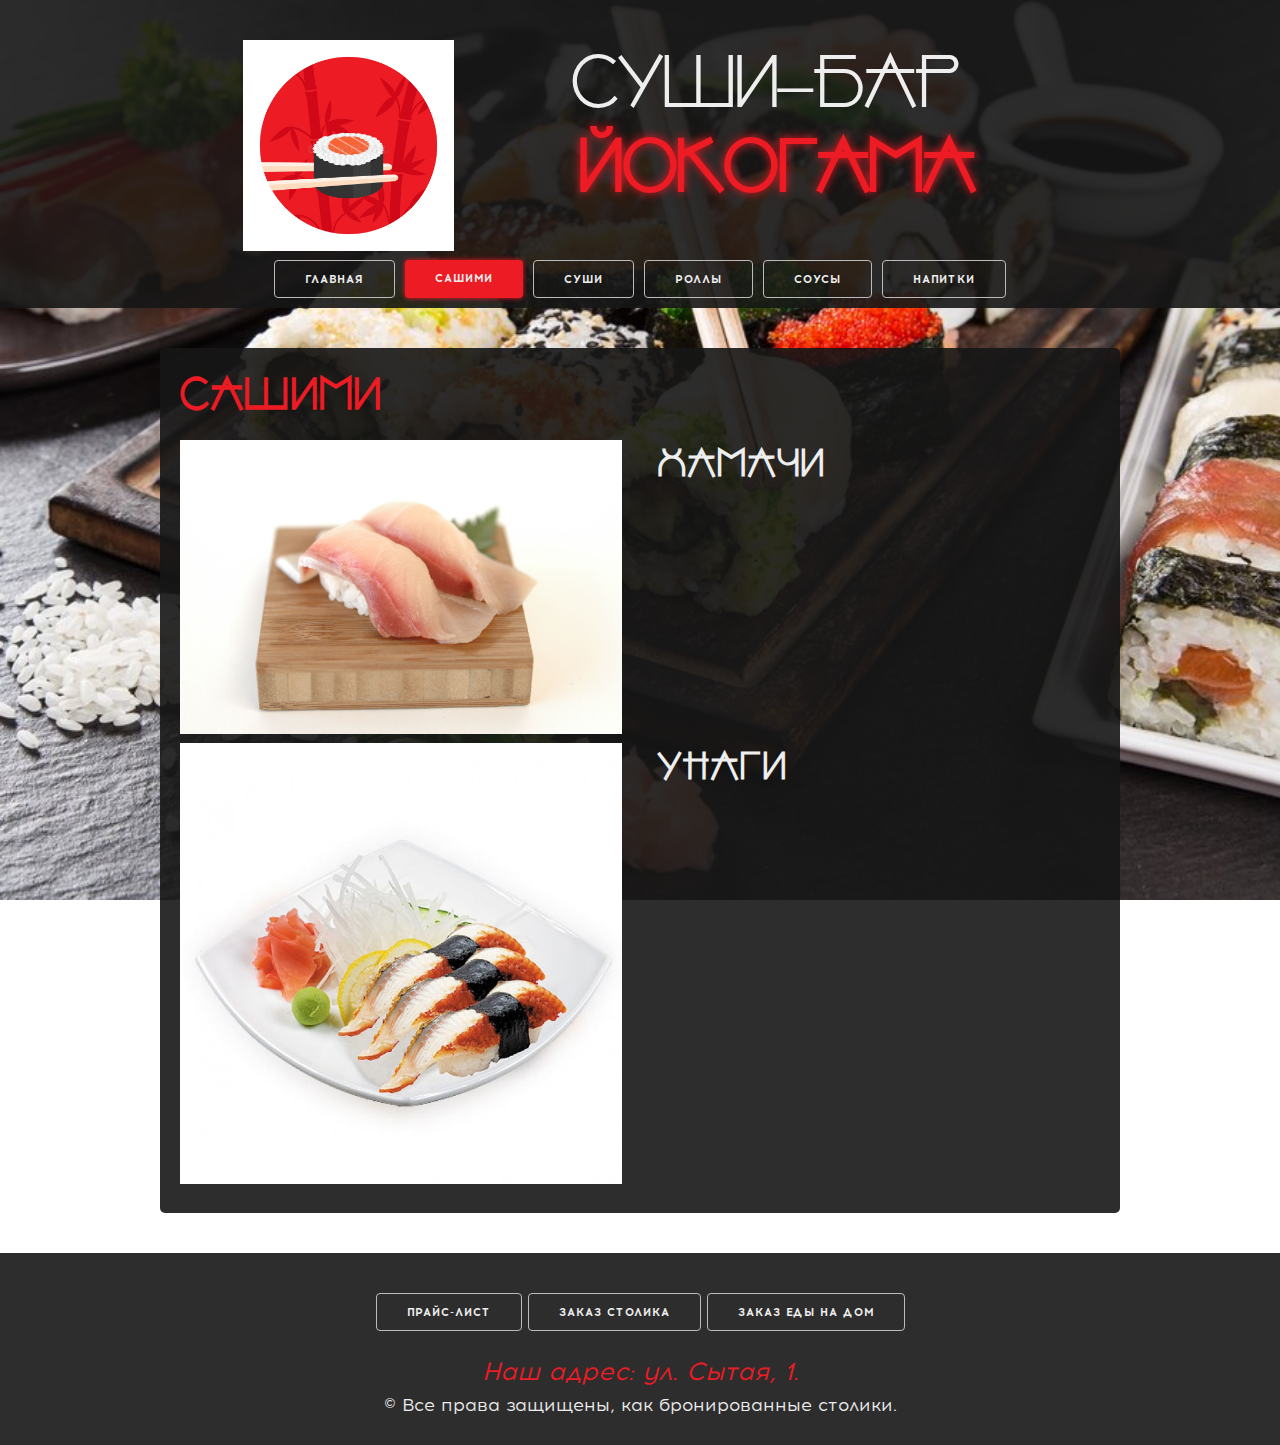
<file: pages/sashimi.html>
<!DOCTYPE html>
<html lang="ru">
<head>
   <meta charset="UTF-8">
   <meta http-equiv="X-UA-Compatible" content="IE=edge">
   <meta name="description" content="Суши-бар Йокогама, сашими, суши, роллы, напитки">
   <meta name="keywords" content="суши-бар, Йокогама, сашими, суши, ролл">
   <meta name="Kiryl Kurtsou" content="Web-developer">
   <meta name="generator" content="VSCode">
   <meta name="viewport" content="width=device-width, initial-scale=1.0">
   <title>Йокогама :: Сашими</title>
   <link rel="stylesheet" href="./../styles/normalize.css">
   <link rel="stylesheet" href="./../styles/skeleton.css">
   <link rel="stylesheet" href="./../fonts/font.css">
   <link rel="stylesheet" href="./../styles/main.css">
</head>
<body class="body-home">
   <header class="header">
      <div class="container">
         <div class="row">
            <div class="three columns u-full-width offset-by-one">
               <img class="u-max-full-width" src="./../images/sushi-img.jpg" alt="roll">
            </div>
            <h1 class="seven columns u-full-width">Суши&ndash;бар &nbsp;<span>Йокогама</span></h1>
         </div>
      </div>
   </header>
   <nav class="nav">
      <div class="container">
         <ul>
            <li><a class="button" href="./../index.html" target="_blank">Главная</a></li>
            <li  class="button--activ">Сашими</li>
            <li><a class="button" href="./sushi.html" target="_blank">Суши</a></li>
            <li><a class="button" href="./rolls.html" target="_blank">Роллы</a></li>
            <li><a class="button" href="./souse.html" target="_blank">Соусы</a></li>
            <li><a class="button" href="./drinks.html" target="_blank">Напитки</a></li>
         </ul>
      </div>
   </nav>
   <main class="content">
      <div class="container">
         <section class="intro u-full-width">
            <h2>Сашими</h2>
            <div class="row card">
               <div class="image u-full-width six columns">
                  <img class="u-max-full-width" src="./../images/sashimi/sashimi_hamachi.jpg" alt="">
               </div>
               <div class="u-full-width six columns">
                  <h3>Хамачи</h3>
                  <p></p>
               </div>
            </div>
            <div class="row card">
               <div class="image u-full-width six columns">
                  <img class="u-max-full-width" src="./../images/sashimi/sashimi_unagi.jpg" alt="">
               </div>
               <div class="u-full-width six columns">
                  <h3>Унаги</h3>
                  <p></p>
               </div>
            </div>
         </section>
      </div>
   </main>
   <footer class="footer">
      <div class="container">
         <div class="row">
            <div class="buttons-group">
               <a class="button" href="./pricelist.html" target="_blank">Прайс-лист</a>
               <a class="button" href="./order.html" target="_blank">Заказ столика</a>
               <a class="button" href="./takeaway.html" target="_blank">Заказ еды на дом</a>
            </div>
            <div>
               <address>Наш адрес: ул. Сытая, 1.</address>
               <p>&copy; Все права защищены, как бронированные столики.</p>
            </div>
         </div>
      </div>
   </footer>
   </div>
</body>
</html>
</file>
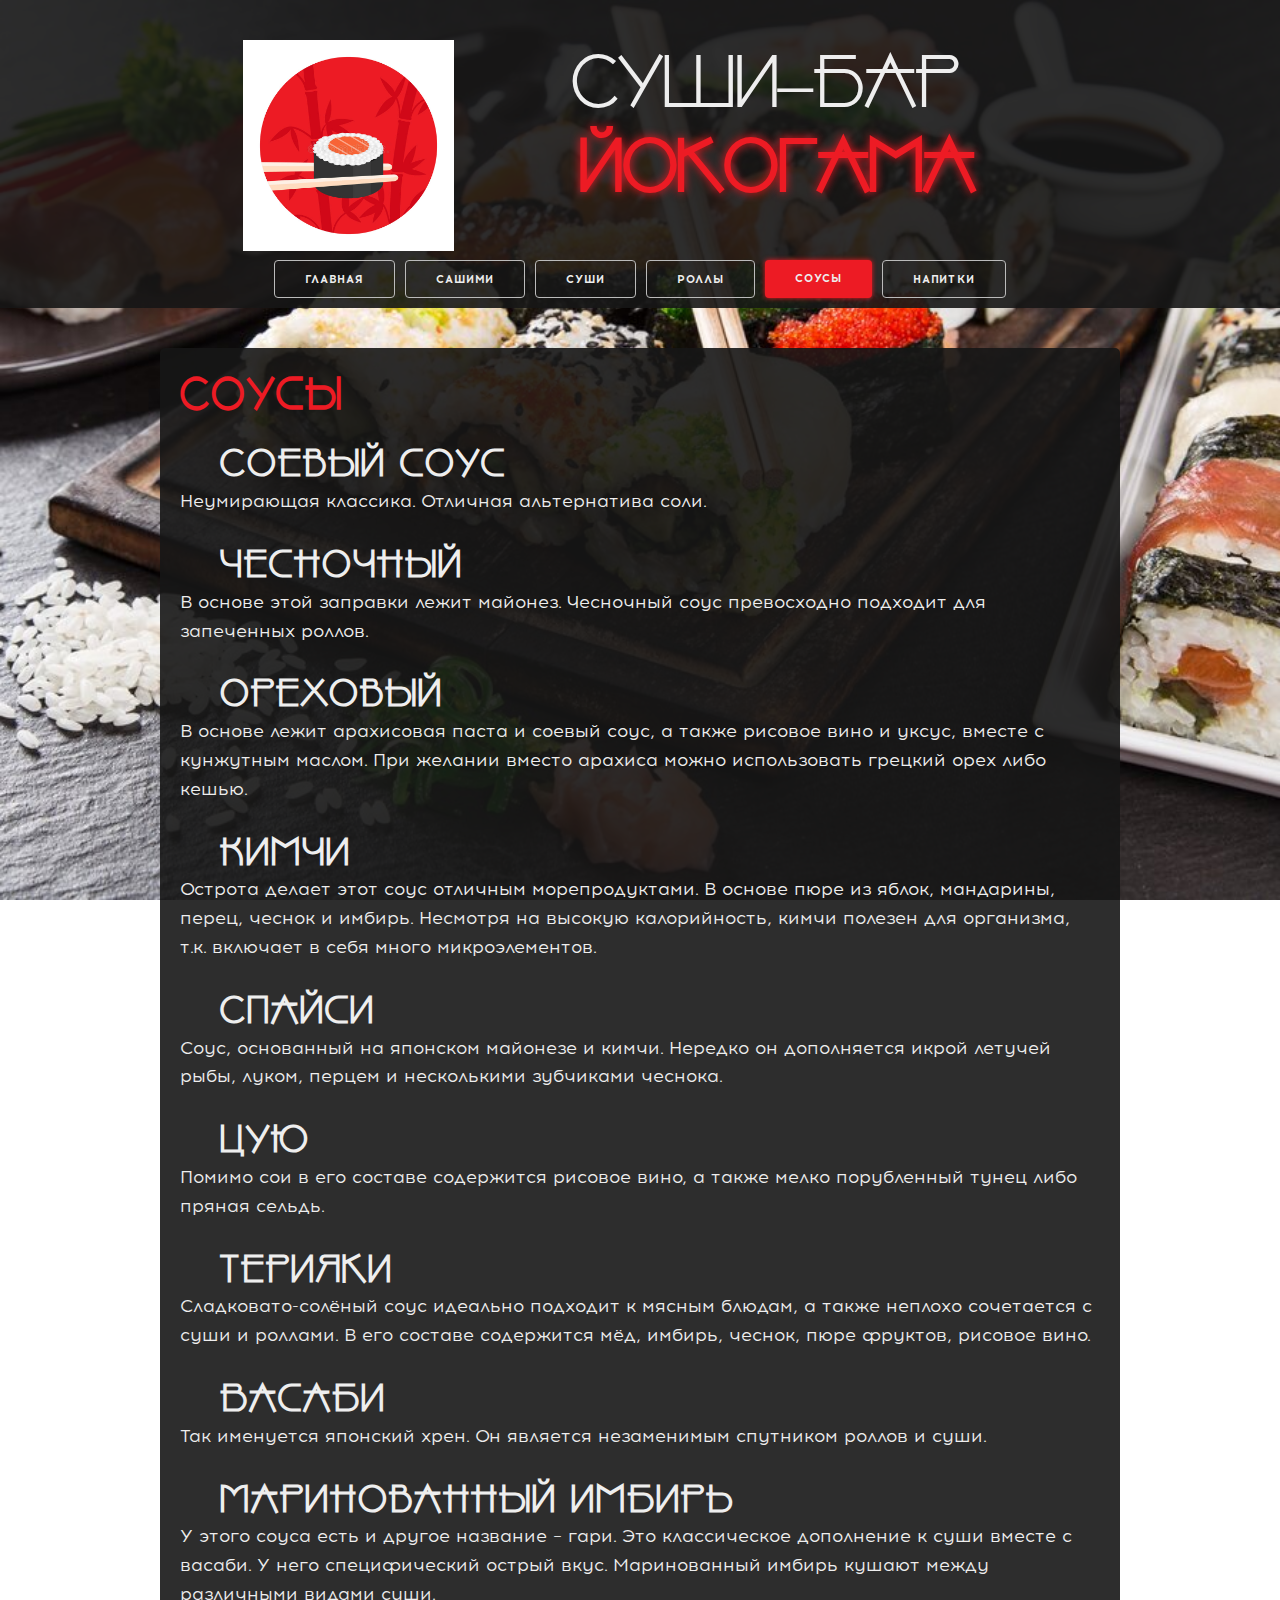
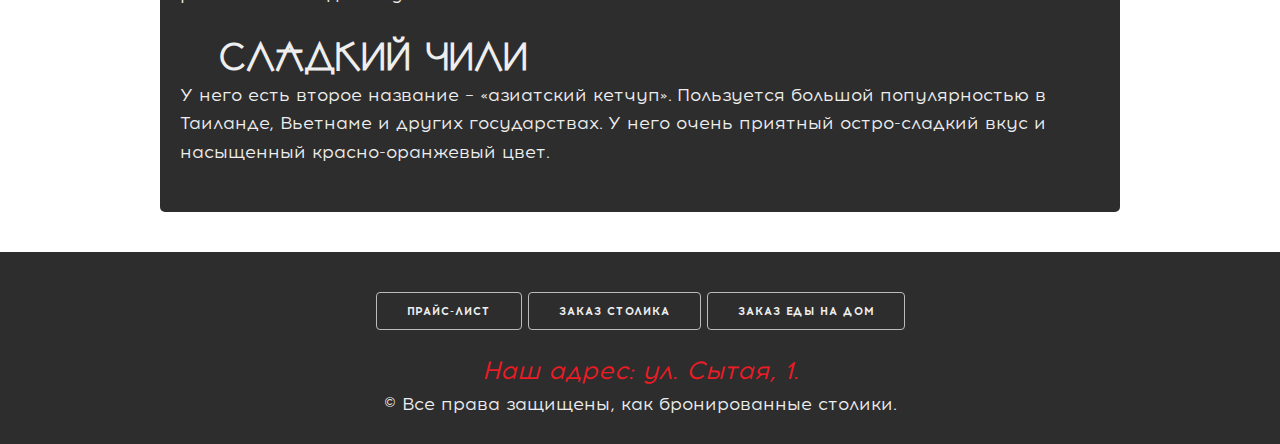
<file: pages/souse.html>
<!DOCTYPE html>
<html lang="ru">
<head>
   <meta charset="UTF-8">
   <meta http-equiv="X-UA-Compatible" content="IE=edge">
   <meta name="description" content="Суши-бар Йокогама, сашими, суши, роллы, напитки">
   <meta name="keywords" content="суши-бар, Йокогама, сашими, суши, ролл">
   <meta name="Kiryl Kurtsou" content="Web-developer">
   <meta name="generator" content="VSCode">
   <meta name="viewport" content="width=device-width, initial-scale=1.0">
   <title>Йокогама :: Соусы</title>
   <link rel="stylesheet" href="./../styles/normalize.css">
   <link rel="stylesheet" href="./../styles/skeleton.css">
   <link rel="stylesheet" href="./../fonts/font.css">
   <link rel="stylesheet" href="./../styles/main.css">
</head>
<body class="body-home">
   <header class="header">
      <div class="container">
         <div class="row">
            <div class="three columns u-full-width offset-by-one">
               <img class="u-max-full-width" src="./../images/sushi-img.jpg" alt="roll">
            </div>
            <h1 class="seven columns u-full-width">Суши&ndash;бар &nbsp;<span>Йокогама</span></h1>
         </div>
      </div>
   </header>
   <nav class="nav">
      <div class="container">
         <ul>
            <li><a class="button" href="./../index.html" target="_blank">Главная</a></li>
            <li><a class="button" href="./sashimi.html" target="_blank">Сашими</a></li>
            <li><a class="button" href="./sushi.html" target="_blank">Суши</a></li>
            <li><a class="button" href="./rolls.html" target="_blank">Роллы</a></li>
            <li class="button--activ">Соусы</li>
            <li><a class="button" href="./drinks.html" target="_blank">Напитки</a></li>
         </ul>
      </div>
   </nav>
   <main class="content">
      <div class="container">
         <section class="intro u-full-width">
            <h2>Соусы</h2>
            <div class="row souse">
                <h3>Соевый соус</h3>
                <p>Неумирающая классика. Отличная альтернатива соли.</p>
            </div>
            <div class="row souse">
                <h3>Чесночный</h3>
                <p>В основе этой заправки лежит майонез. Чесночный соус превосходно подходит для
                запеченных роллов.
               </p>
            </div>
            <div class="row souse">
                <h3>Ореховый</h3>
                <p>В основе лежит арахисовая паста и соевый соус, а также рисовое вино и уксус, вместе с кунжутным
                маслом. При желании вместо арахиса можно использовать грецкий орех либо кешью.
                </p>
            </div>
            <div class="row souse">
               <h3>Кимчи</h3>
               <p>Острота делает этот соус отличным морепродуктами. В основе пюре из
               яблок, мандарины, перец, чеснок и имбирь. Несмотря на высокую калорийность, кимчи полезен для
               организма, т.к. включает в себя много микроэлементов.</p>
           </div>
           <div class="row souse">
               <h3>Спайси</h3>
               <p>Соус, основанный на японском майонезе и кимчи. Нередко он дополняется икрой летучей рыбы, луком,
               перцем и несколькими зубчиками чеснока.
               </p>
           </div>
            <div class="row souse">
                <h3>Цую</h3>
                <p>Помимо сои в его составе содержится рисовое вино, а также мелко порубленный тунец либо пряная сельдь.</p>
            </div>
            <div class="row souse">
                <h3>Терияки</h3>
                <p>Сладковато-солёный соус идеально подходит к мясным блюдам, а также неплохо сочетается с суши и
                роллами. В его составе содержится мёд, имбирь, чеснок, пюре фруктов, рисовое вино.
                </p>
            </div>
            <div class="row souse">
                <h3>Васаби</h3>
                <p>Так именуется японский хрен. Он является незаменимым спутником роллов и суши.
                </p>
            </div>
            <div class="row souse">
                <h3>Маринованный имбирь</h3>
                <p>У этого соуса есть и другое название – гари. Это классическое дополнение к суши
                вместе с васаби. У него специфический острый вкус. Маринованный имбирь кушают
                между различными видами суши. 
               </p>
            </div>
            <divЮ class="row souse">
                <h3>Сладкий чили</h3>
                <p>У него есть второе название – «азиатский кетчуп». Пользуется большой популярностью
                в Таиланде, Вьетнаме и других государствах. У него очень приятный остро-сладкий
                вкус и насыщенный красно-оранжевый цвет.
               </p>
            </div>
         </section>
      </div>
   </main>
   <footer class="footer">
      <div class="container">
         <div class="row">
            <div class="buttons-group">
               <a class="button" href="./pricelist.html" target="_blank">Прайс-лист</a>
               <a class="button" href="./order.html" target="_blank">Заказ столика</a>
               <a class="button" href="./takeaway.html" target="_blank">Заказ еды на дом</a>
            </div>
            <div>
               <address>Наш адрес: ул. Сытая, 1.</address>
               <p>&copy; Все права защищены, как бронированные столики.</p>
            </div>
         </div>
      </div>
   </footer>
   </div>
</body>
</html>
</file>
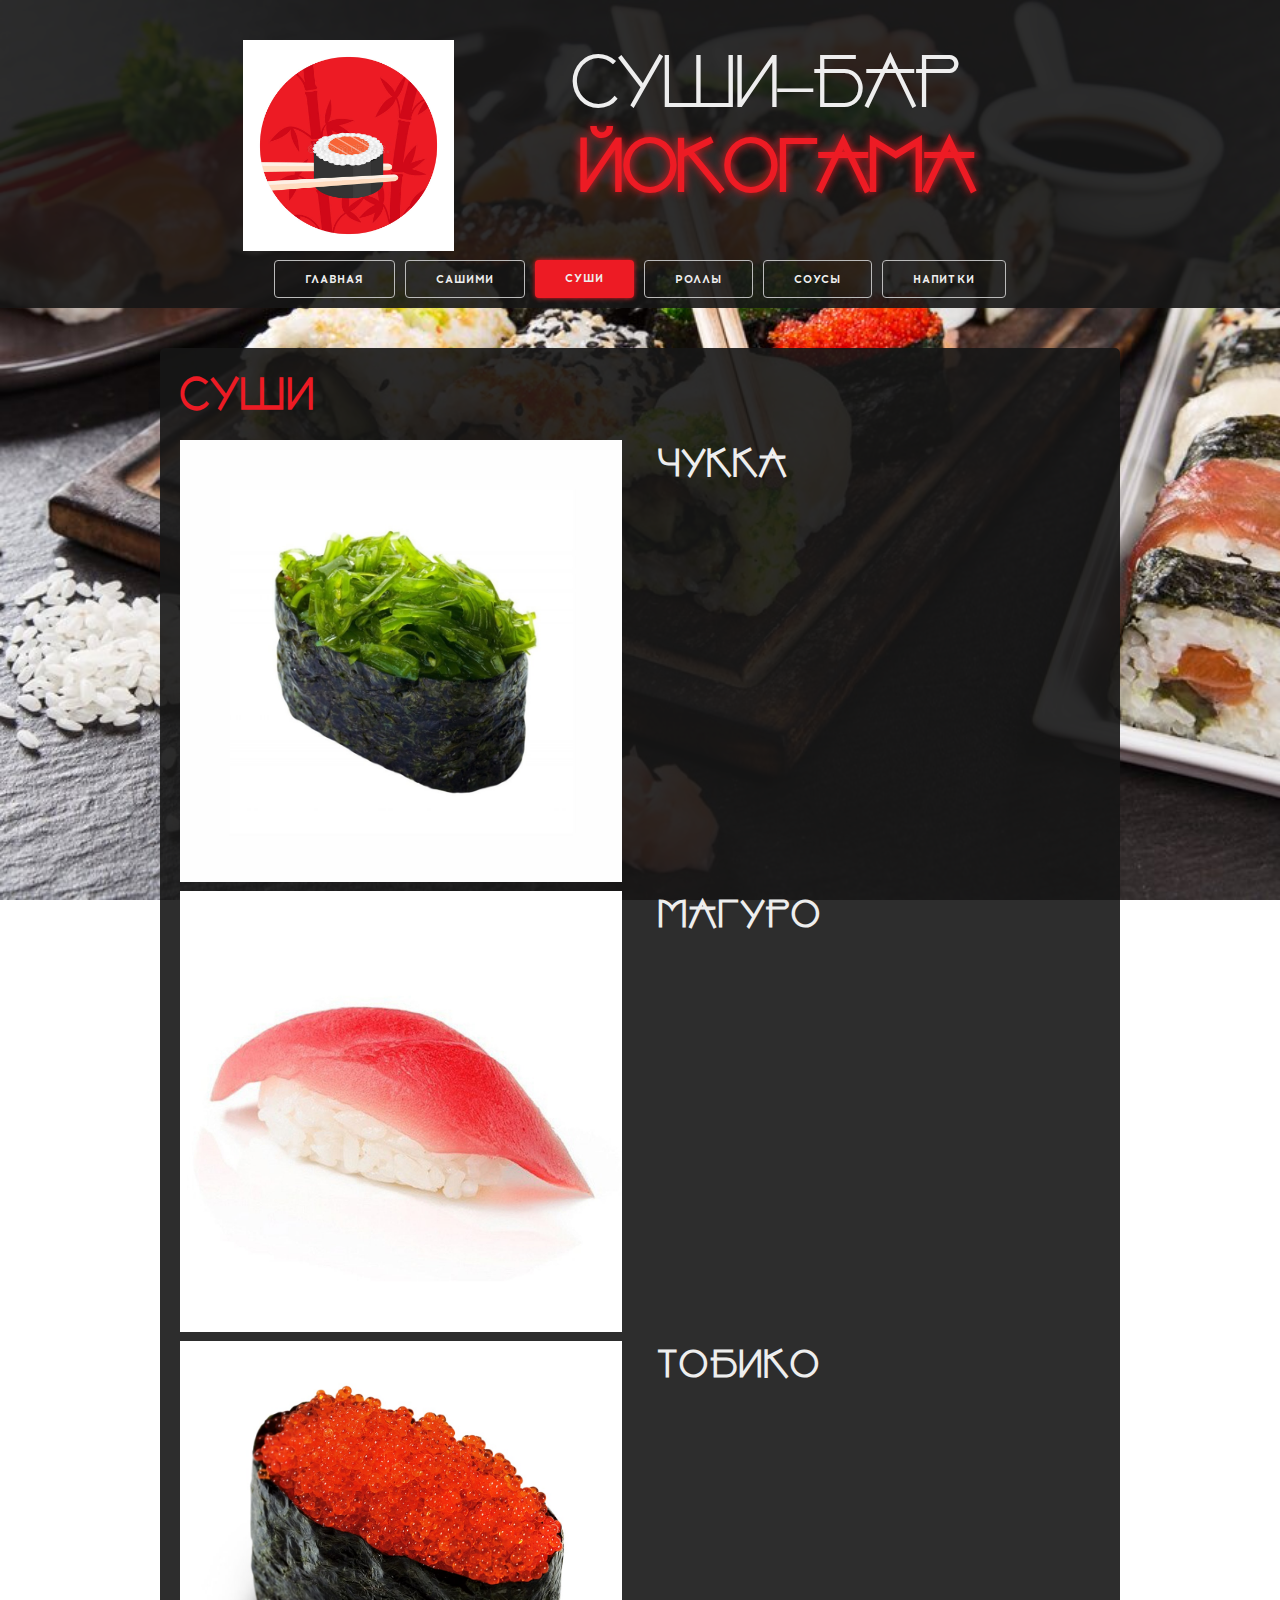
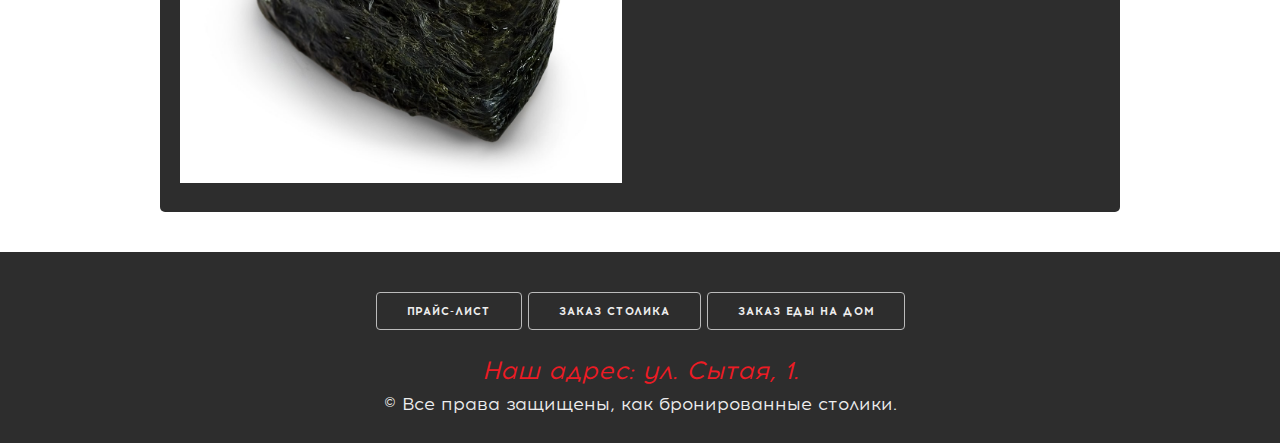
<file: pages/sushi.html>
<!DOCTYPE html>
<html lang="ru">
<head>
   <meta charset="UTF-8">
   <meta http-equiv="X-UA-Compatible" content="IE=edge">
   <meta name="description" content="Суши-бар Йокогама, сашими, суши, роллы, напитки">
   <meta name="keywords" content="суши-бар, Йокогама, сашими, суши, ролл">
   <meta name="Kiryl Kurtsou" content="Web-developer">
   <meta name="generator" content="VSCode">
   <meta name="viewport" content="width=device-width, initial-scale=1.0">
   <title>Йокогама :: Суши</title>
   <link rel="stylesheet" href="./../styles/normalize.css">
   <link rel="stylesheet" href="./../styles/skeleton.css">
   <link rel="stylesheet" href="./../fonts/font.css">
   <link rel="stylesheet" href="./../styles/main.css">
</head>
<body class="body-home">
   <header class="header">
      <div class="container">
         <div class="row">
            <div class="three columns u-full-width offset-by-one">
               <img class="u-max-full-width" src="./../images/sushi-img.jpg" alt="roll">
            </div>
            <h1 class="seven columns u-full-width">Суши&ndash;бар &nbsp;<span>Йокогама</span></h1>
         </div>
      </div>
   </header>
   <nav class="nav">
      <div class="container">
         <ul>
            <li><a class="button" href="./../index.html" target="_blank">Главная</a></li>
            <li><a class="button" href="./sashimi.html" target="_blank">Сашими</a></li>
            <li class="button--activ">Суши</li>
            <li><a class="button" href="./rolls.html" target="_blank">Роллы</a></li>
            <li><a class="button" href="./souse.html" target="_blank">Соусы</a></li>
            <li><a class="button" href="./drinks.html" target="_blank">Напитки</a></li>
         </ul>
      </div>
   </nav>
   <main class="content">
      <div class="container">
         <section class="intro u-full-width">
            <h2>Суши</h2>
            <div class="row card">
               <div class="image u-full-width six columns">
                  <img class="u-max-full-width" src="./../images/sushi/sushi_chuka.jpg" alt="">
               </div>
               <div class="u-full-width six columns">
                  <h3>Чукка</h3>
                  <p></p>
               </div>
            </div>
            <div class="row card">
               <div class="image u-full-width six columns">
                  <img class="u-max-full-width" src="./../images/sushi/sushi_maguro.jpg" alt="">
               </div>
               <div class="u-full-width six columns">
                  <h3>Магуро</h3>
                  <p></p>
               </div>
            </div>
            <div class="row card">
               <div class="image u-full-width six columns">
                  <img class="u-max-full-width" src="./../images/sushi/sushi_tobico.jpg" alt="">
               </div>
               <div class="u-full-width six columns">
                  <h3>Тобико</h3>
                  <p></p>
               </div>
            </div>
         </section>
      </div>
   </main>
   <footer class="footer">
      <div class="container">
         <div class="row">
            <div class="buttons-group">
               <a class="button" href="./pricelist.html" target="_blank">Прайс-лист</a>
               <a class="button" href="./order.html" target="_blank">Заказ столика</a>
               <a class="button" href="./takeaway.html" target="_blank">Заказ еды на дом</a>
            </div>
            <div>
               <address>Наш адрес: ул. Сытая, 1.</address>
               <p>&copy; Все права защищены, как бронированные столики.</p>
            </div>
         </div>
      </div>
   </footer>
   </div>
</body>
</html>
</file>
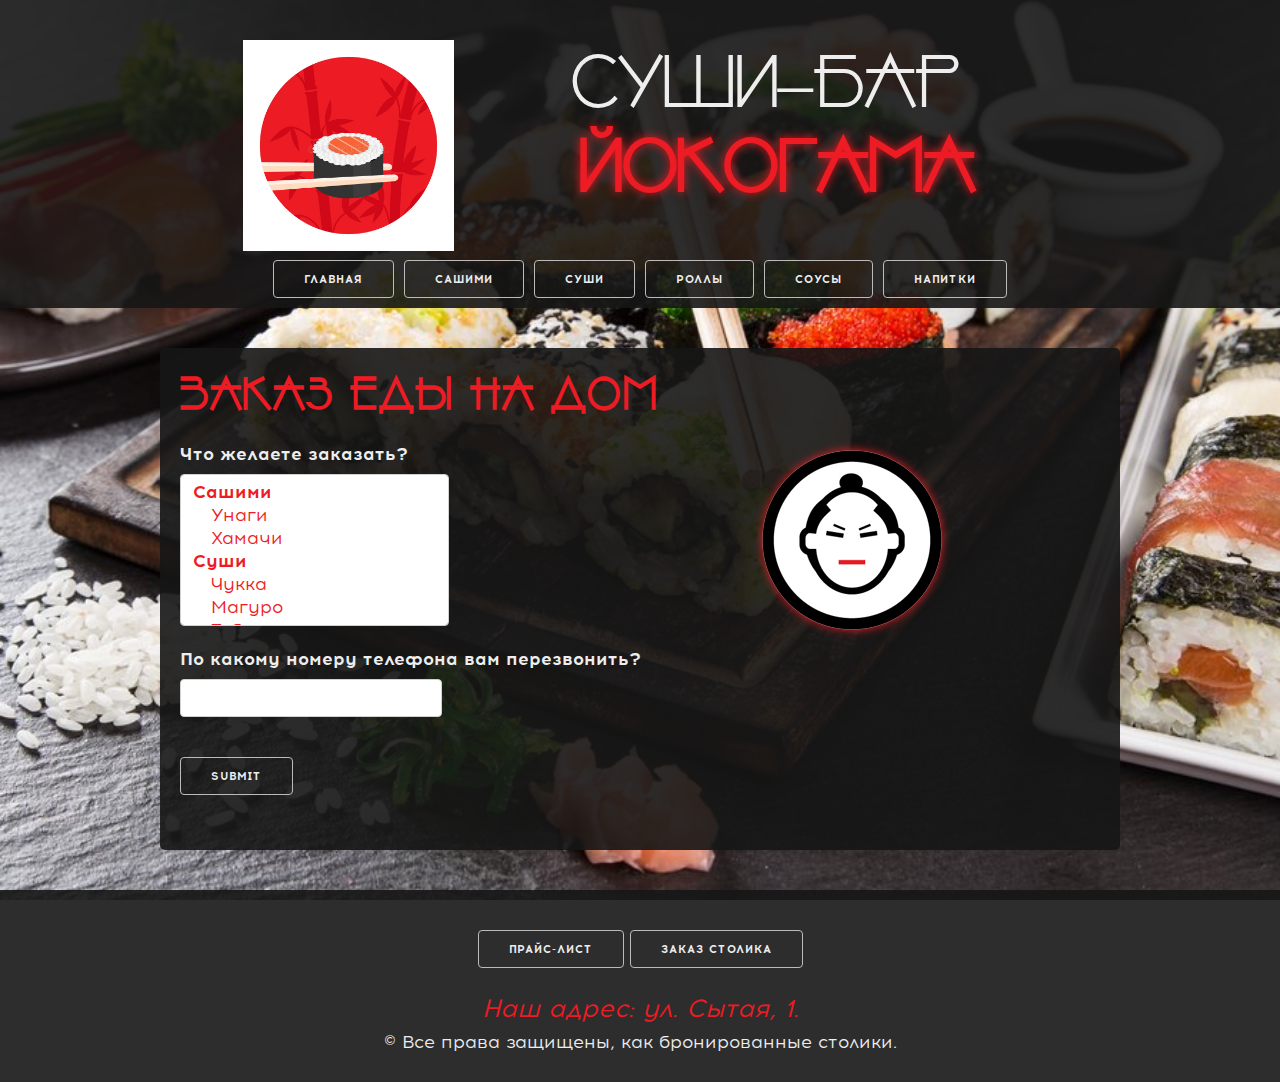
<file: pages/takeaway.html>
<!DOCTYPE html>
<html lang="ru">
<head>
   <meta charset="UTF-8">
   <meta http-equiv="X-UA-Compatible" content="IE=edge">
   <meta name="description" content="Суши-бар Йокогама, сашими, суши, роллы, напитки">
   <meta name="keywords" content="суши-бар, Йокогама, сашими, суши, ролл">
   <meta name="Kiryl Kurtsou" content="Web-developer">
   <meta name="generator" content="VSCode">
   <meta name="viewport" content="width=device-width, initial-scale=1.0">
   <title>Йокогама :: Заказ еды на дом</title>
   <link rel="stylesheet" href="./../styles/normalize.css">
   <link rel="stylesheet" href="./../styles/skeleton.css">
   <link rel="stylesheet" href="./../fonts/font.css">
   <link rel="stylesheet" href="./../styles/main.css">
</head>
<body class="body-home">
   <header class="header">
      <div class="container">
         <div class="row">
            <div class="three columns u-full-width offset-by-one">
               <img class="u-max-full-width" src="./../images/sushi-img.jpg" alt="roll">
            </div>
            <h1 class="seven columns u-full-width">Суши&ndash;бар &nbsp;<span>Йокогама</span></h1>
         </div>
      </div>
   </header>
   <nav class="nav">
      <div class="container">
         <ul>
            <li><a class="button" href="./../index.html" target="_blank">Главная</a></li>
            <li><a class="button" href="./sashimi.html" target="_blank">Сашими</a></li>
            <li><a class="button" href="./sushi.html" target="_blank">Суши</a></li>
            <li><a class="button" href="./rolls.html" target="_blank">Роллы</a></li>
            <li><a class="button" href="./souse.html" target="_blank">Соусы</a></li>
            <li><a class="button" href="./drinks.html" target="_blank">Напитки</a></li>
         </ul>
      </div>
   </nav>
   <main class="content">
      <div class="container">
         <section class="intro u-full-width">
            <h2>Заказ еды на дом</h2>
            <div class="icon-face u-pull-right">
            </div>
            <form class="form-order" action="mailto:order@yokogama.ru" method="post" enctype="text/plain">
               <label for="takeaway">Что желаете заказать?</label>
               <select name="takeaway" id="takeaway" size="6" multiple>
                  <optgroup label="Сашими">
                     <option value="Унаги">Унаги</option>
                     <option value="Хамачи">Хамачи</option>
                  </optgroup>
                  <optgroup label="Суши">
                     <option value="Чукка">Чукка</option>
                     <option value="Магуро">Магуро</option>
                     <option value="Тобико">Тобико</option>
                  </optgroup>
                  <optgroup label="Роллы">
                     <option value="Аригато">Аригато</option>
                     <option value="Кунсэй батакон">Кунсэй батакон</option>
                     <option value="Мексиканский">Мексиканский</option>
                  </optgroup>
                  <optgroup label="Соусы">
                     <option value="Соевый">Соевый</option>
                     <option value="Чесночный">Чесночный</option>
                     <option value="Ореховый">Ореховый</option>
                     <option value="Кимчи">Кимчи</option>
                     <option value="Спайси">Спайси</option>
                     <option value="Цую">Цую</option>
                     <option value="Терияки">Терияки</option>
                     <option value="Васаби">Васаби</option>
                     <option value="Маринованный имбирь">Маринованный имбирь</option>
                     <option value="Сладкий чили">Сладкий чили</option>
                  </optgroup>
                  <optgroup label="Напитки">
                     <option value="Морс клюквенный">Морс клюквенный</option>
                     <option value="Морс">Морс облепиховый</option>
                     <option value="Сенча">Сенча</option>
                     <option value="Банча">Банча</option>
                     <option value="Кокейча">Кокейча</option>
                     <option value="Кабусеча">Кабусеча</option>
                     <option value="Гёкуро">Гёкуро</option>
                     <option value="Ходзича">Ходзича</option>
                     <option value="Генмайча">Генмайча</option>
                  </optgroup>
               </select>
               <p>
                  <label for="tel">По какому номеру телефона вам перезвонить?</label>
                  <input type="tel" name="number" id="tel">
               </p>
               <input class="button" type="submit" name="submit">
            </form>
         </section>
      </div>
   </main>
   <footer class="footer">
      <div class="container">
         <div class="row">
            <div class="buttons-group">
               <a class="button" href="./pricelist.html" target="_blank">Прайс-лист</a>
               <a class="button" href="./order.html" target="_blank">Заказ столика</a>
            </div>
            <div>
               <address>Наш адрес: ул. Сытая, 1.</address>
               <p>&copy; Все права защищены, как бронированные столики.</p>
            </div>
         </div>
      </div>
   </footer>
   </div>
</body>
</html>
</file>
<file: styles/skeleton.css>
/*
* Skeleton V2.0.4
* Copyright 2014, Dave Gamache
* www.getskeleton.com
* Free to use under the MIT license.
* http://www.opensource.org/licenses/mit-license.php
* 12/29/2014
*/


/* Table of contents
––––––––––––––––––––––––––––––––––––––––––––––––––
- Grid
- Base Styles
- Typography
- Links
- Buttons
- Forms
- Lists
- Code
- Tables
- Spacing
- Utilities
- Clearing
- Media Queries
*/


/* Grid
–––––––––––––––––––––––––––––––––––––––––––––––––– */
.container {
  position: relative;
  width: 100%;
  max-width: 960px;
  margin: 0 auto;
  padding: 0 20px;
  box-sizing: border-box; }
.column,
.columns {
  width: 100%;
  float: left;
  box-sizing: border-box; }

/* For devices larger than 400px */
@media (min-width: 400px) {
  .container {
    width: 85%;
    padding: 0; }
}

/* For devices larger than 550px */
@media (min-width: 550px) {
  .container {
    width: 80%; }
  .column,
  .columns {
    margin-left: 4%; }
  .column:first-child,
  .columns:first-child {
    margin-left: 0; }

  .one.column,
  .one.columns                    { width: 4.66666666667%; }
  .two.columns                    { width: 13.3333333333%; }
  .three.columns                  { width: 22%;            }
  .four.columns                   { width: 30.6666666667%; }
  .five.columns                   { width: 39.3333333333%; }
  .six.columns                    { width: 48%;            }
  .seven.columns                  { width: 56.6666666667%; }
  .eight.columns                  { width: 65.3333333333%; }
  .nine.columns                   { width: 74.0%;          }
  .ten.columns                    { width: 82.6666666667%; }
  .eleven.columns                 { width: 91.3333333333%; }
  .twelve.columns                 { width: 100%; margin-left: 0; }

  .one-third.column               { width: 30.6666666667%; }
  .two-thirds.column              { width: 65.3333333333%; }

  .one-half.column                { width: 48%; }

  /* Offsets */
  .offset-by-one.column,
  .offset-by-one.columns          { margin-left: 8.66666666667%; }
  .offset-by-two.column,
  .offset-by-two.columns          { margin-left: 17.3333333333%; }
  .offset-by-three.column,
  .offset-by-three.columns        { margin-left: 26%;            }
  .offset-by-four.column,
  .offset-by-four.columns         { margin-left: 34.6666666667%; }
  .offset-by-five.column,
  .offset-by-five.columns         { margin-left: 43.3333333333%; }
  .offset-by-six.column,
  .offset-by-six.columns          { margin-left: 52%;            }
  .offset-by-seven.column,
  .offset-by-seven.columns        { margin-left: 60.6666666667%; }
  .offset-by-eight.column,
  .offset-by-eight.columns        { margin-left: 69.3333333333%; }
  .offset-by-nine.column,
  .offset-by-nine.columns         { margin-left: 78.0%;          }
  .offset-by-ten.column,
  .offset-by-ten.columns          { margin-left: 86.6666666667%; }
  .offset-by-eleven.column,
  .offset-by-eleven.columns       { margin-left: 95.3333333333%; }

  .offset-by-one-third.column,
  .offset-by-one-third.columns    { margin-left: 34.6666666667%; }
  .offset-by-two-thirds.column,
  .offset-by-two-thirds.columns   { margin-left: 69.3333333333%; }

  .offset-by-one-half.column,
  .offset-by-one-half.columns     { margin-left: 52%; }

}


/* Base Styles
–––––––––––––––––––––––––––––––––––––––––––––––––– */
/* NOTE
html is set to 62.5% so that all the REM measurements throughout Skeleton
are based on 10px sizing. So basically 1.5rem = 15px :) */
html {
  font-size: 62.5%; }
body {
  font-size: 1.5em; /* currently ems cause chrome bug misinterpreting rems on body element */
  line-height: 1.6;
  font-weight: 400;
  font-family: "Raleway", "HelveticaNeue", "Helvetica Neue", Helvetica, Arial, sans-serif;
  color: #222; }


/* Typography
–––––––––––––––––––––––––––––––––––––––––––––––––– */
h1, h2, h3, h4, h5, h6 {
  margin-top: 0;
  margin-bottom: 2rem;
  font-weight: 300; }
h1 { font-size: 4.0rem; line-height: 1.2;  letter-spacing: -.1rem;}
h2 { font-size: 3.6rem; line-height: 1.25; letter-spacing: -.1rem; }
h3 { font-size: 3.0rem; line-height: 1.3;  letter-spacing: -.1rem; }
h4 { font-size: 2.4rem; line-height: 1.35; letter-spacing: -.08rem; }
h5 { font-size: 1.8rem; line-height: 1.5;  letter-spacing: -.05rem; }
h6 { font-size: 1.5rem; line-height: 1.6;  letter-spacing: 0; }

/* Larger than phablet */
@media (min-width: 550px) {
  h1 { font-size: 5.0rem; }
  h2 { font-size: 4.2rem; }
  h3 { font-size: 3.6rem; }
  h4 { font-size: 3.0rem; }
  h5 { font-size: 2.4rem; }
  h6 { font-size: 1.5rem; }
}

p {
  margin-top: 0; }


/* Links
–––––––––––––––––––––––––––––––––––––––––––––––––– */
a {
  color: #1EAEDB; }
a:hover {
  color: #0FA0CE; }


/* Buttons
–––––––––––––––––––––––––––––––––––––––––––––––––– */
.button,
button,
input[type="submit"],
input[type="reset"],
input[type="button"] {
  display: inline-block;
  height: 38px;
  padding: 0 30px;
  color: #555;
  text-align: center;
  font-size: 11px;
  font-weight: 600;
  line-height: 38px;
  letter-spacing: .1rem;
  text-transform: uppercase;
  text-decoration: none;
  white-space: nowrap;
  background-color: transparent;
  border-radius: 4px;
  border: 1px solid #bbb;
  cursor: pointer;
  box-sizing: border-box; }
.button:hover,
button:hover,
input[type="submit"]:hover,
input[type="reset"]:hover,
input[type="button"]:hover,
.button:focus,
button:focus,
input[type="submit"]:focus,
input[type="reset"]:focus,
input[type="button"]:focus {
  color: #333;
  border-color: #888;
  outline: 0; }
.button.button-primary,
button.button-primary,
input[type="submit"].button-primary,
input[type="reset"].button-primary,
input[type="button"].button-primary {
  color: #FFF;
  background-color: #33C3F0;
  border-color: #33C3F0; }
.button.button-primary:hover,
button.button-primary:hover,
input[type="submit"].button-primary:hover,
input[type="reset"].button-primary:hover,
input[type="button"].button-primary:hover,
.button.button-primary:focus,
button.button-primary:focus,
input[type="submit"].button-primary:focus,
input[type="reset"].button-primary:focus,
input[type="button"].button-primary:focus {
  color: #FFF;
  background-color: #1EAEDB;
  border-color: #1EAEDB; }


/* Forms
–––––––––––––––––––––––––––––––––––––––––––––––––– */
input[type="email"],
input[type="number"],
input[type="search"],
input[type="text"],
input[type="tel"],
input[type="url"],
input[type="password"],
textarea,
select {
  height: 38px;
  padding: 6px 10px; /* The 6px vertically centers text on FF, ignored by Webkit */
  background-color: #fff;
  border: 1px solid #D1D1D1;
  border-radius: 4px;
  box-shadow: none;
  box-sizing: border-box; }
/* Removes awkward default styles on some inputs for iOS */
input[type="email"],
input[type="number"],
input[type="search"],
input[type="text"],
input[type="tel"],
input[type="url"],
input[type="password"],
textarea {
  -webkit-appearance: none;
     -moz-appearance: none;
          appearance: none; }
textarea {
  min-height: 65px;
  padding-top: 6px;
  padding-bottom: 6px; }
input[type="email"]:focus,
input[type="number"]:focus,
input[type="search"]:focus,
input[type="text"]:focus,
input[type="tel"]:focus,
input[type="url"]:focus,
input[type="password"]:focus,
textarea:focus,
select:focus {
  border: 1px solid #33C3F0;
  outline: 0; }
label,
legend {
  display: block;
  margin-bottom: .5rem;
  font-weight: 600; }
fieldset {
  padding: 0;
  border-width: 0; }
input[type="checkbox"],
input[type="radio"] {
  display: inline; }
label > .label-body {
  display: inline-block;
  margin-left: .5rem;
  font-weight: normal; }


/* Lists
–––––––––––––––––––––––––––––––––––––––––––––––––– */
ul {
  list-style: circle inside; }
ol {
  list-style: decimal inside; }
ol, ul {
  padding-left: 0;
  margin-top: 0; }
ul ul,
ul ol,
ol ol,
ol ul {
  margin: 1.5rem 0 1.5rem 3rem;
  font-size: 90%; }
li {
  margin-bottom: 1rem; }


/* Code
–––––––––––––––––––––––––––––––––––––––––––––––––– */
code {
  padding: .2rem .5rem;
  margin: 0 .2rem;
  font-size: 90%;
  white-space: nowrap;
  background: #F1F1F1;
  border: 1px solid #E1E1E1;
  border-radius: 4px; }
pre > code {
  display: block;
  padding: 1rem 1.5rem;
  white-space: pre; }


/* Tables
–––––––––––––––––––––––––––––––––––––––––––––––––– */
th,
td {
  padding: 12px 15px;
  text-align: left;
  border-bottom: 1px solid #E1E1E1; }
th:first-child,
td:first-child {
  padding-left: 0; }
th:last-child,
td:last-child {
  padding-right: 0; }


/* Spacing
–––––––––––––––––––––––––––––––––––––––––––––––––– */
button,
.button {
  margin-bottom: 1rem; }
input,
textarea,
select,
fieldset {
  margin-bottom: 1.5rem; }
pre,
blockquote,
dl,
figure,
table,
p,
ul,
ol,
form {
  margin-bottom: 2.5rem; }


/* Utilities
–––––––––––––––––––––––––––––––––––––––––––––––––– */
.u-full-width {
  width: 100%;
  box-sizing: border-box; }
.u-max-full-width {
  max-width: 100%;
  box-sizing: border-box; }
.u-pull-right {
  float: right; }
.u-pull-left {
  float: left; }


/* Misc
–––––––––––––––––––––––––––––––––––––––––––––––––– */
hr {
  margin-top: 3rem;
  margin-bottom: 3.5rem;
  border-width: 0;
  border-top: 1px solid #E1E1E1; }


/* Clearing
–––––––––––––––––––––––––––––––––––––––––––––––––– */

/* Self Clearing Goodness */
.container:after,
.row:after,
.u-cf {
  content: "";
  display: table;
  clear: both; }


/* Media Queries
–––––––––––––––––––––––––––––––––––––––––––––––––– */
/*
Note: The best way to structure the use of media queries is to create the queries
near the relevant code. For example, if you wanted to change the styles for buttons
on small devices, paste the mobile query code up in the buttons section and style it
there.
*/


/* Larger than mobile */
@media (min-width: 400px) {}

/* Larger than phablet (also point when grid becomes active) */
@media (min-width: 550px) {}

/* Larger than tablet */
@media (min-width: 750px) {}

/* Larger than desktop */
@media (min-width: 1000px) {}

/* Larger than Desktop HD */
@media (min-width: 1200px) {}
</file>
<file: fonts/font.css>
/* This stylesheet generated by Transfonter (https://transfonter.org) on June 25, 2017 3:51 PM */

@font-face {
	font-family: 'Acrom';
	src: url('Acrom-Regular.eot');
	src: local('Acrom Regular'), local('Acrom-Regular'),
		url('Acrom-Regular.eot?#iefix') format('embedded-opentype'),
		url('Acrom-Regular.woff') format('woff'),
		url('Acrom-Regular.ttf') format('truetype');
	font-weight: normal;
	font-style: normal;
}

@font-face {
	font-family: 'Acrom';
	src: url('Acrom-Bold.eot');
	src: local('Acrom Bold'), local('Acrom-Bold'),
		url('Acrom-Bold.eot?#iefix') format('embedded-opentype'),
		url('Acrom-Bold.woff') format('woff'),
		url('Acrom-Bold.ttf') format('truetype');
	font-weight: bold;
	font-style: normal;
}

@font-face {
	font-family: 'Acrom';
	src: url('Acrom-Thin.eot');
	src: local('Acrom Thin'), local('Acrom-Thin'),
		url('Acrom-Thin.eot?#iefix') format('embedded-opentype'),
		url('Acrom-Thin.woff') format('woff'),
		url('Acrom-Thin.ttf') format('truetype');
	font-weight: 100;
	font-style: normal;
}

@font-face {
	font-family: 'Acrom';
	src: url('Acrom-Light.eot');
	src: local('Acrom Light'), local('Acrom-Light'),
		url('Acrom-Light.eot?#iefix') format('embedded-opentype'),
		url('Acrom-Light.woff') format('woff'),
		url('Acrom-Light.ttf') format('truetype');
	font-weight: 300;
	font-style: normal;
}

@font-face {
	font-family: 'Acrom';
	src: url('Acrom-ExtraBold.eot');
	src: local('Acrom ExtraBold'), local('Acrom-ExtraBold'),
		url('Acrom-ExtraBold.eot?#iefix') format('embedded-opentype'),
		url('Acrom-ExtraBold.woff') format('woff'),
		url('Acrom-ExtraBold.ttf') format('truetype');
	font-weight: 800;
	font-style: normal;
}

@font-face {
	font-family: 'Acrom';
	src: url('Acrom-Medium.eot');
	src: local('Acrom Medium'), local('Acrom-Medium'),
		url('Acrom-Medium.eot?#iefix') format('embedded-opentype'),
		url('Acrom-Medium.woff') format('woff'),
		url('Acrom-Medium.ttf') format('truetype');
	font-weight: 500;
	font-style: normal;
}

@font-face {
	font-family: 'Nord-Star-Deco';
	src: url('Nord-Star-Deco.ttf');

	font-style: normal;
}
</file>
<file: styles/main.css>
/* 
*  12.02.2023
*/ 
html {
   width: 100%;
}

.body-home {
   width: 100%;
   font-size: 1.8em;
   font-family: Acrom;
   background-image: url(./../images/bg1.jpg);
   background-position: center center;
   background-size: cover;
   background-attachment: fixed;
}

.header,
.footer {
   padding-top: 4rem;
}

.header,
.nav,
.footer {
   background-color: rgba(22, 22, 22, 0.9);
   color: rgb(238, 238, 238);
}

.header h1 {
   font-size: 7rem;
   font-family: 'Nord-Star-Deco';
   text-align: center;
   /* градиент текста */
   /* background: linear-gradient(45deg, #f0945b ,  #76c564 );
   -webkit-background-clip: text;
   -webkit-text-fill-color: transparent; */
}

.header h1 > span {
   font-weight: 800;
   color: rgba(237, 27, 36, 1);
   text-shadow: 0 0 10px rgba(237, 27, 36, 1);
}

.nav ul {
   list-style-type: none;
   display: flex;
   justify-content: center;
   flex-wrap: wrap;
   margin-bottom: 0;
}

.nav ul > li + li {
   margin-left: 1rem;
}

/* переопределяем цветовую гамму кнопкам */
.nav li > .button,
.intro p > .button,
.footer .button {
   margin-bottom: 0;
   color: rgb(238, 238, 238);
   transition-duration: .4s;
}

/* переопределяем цветовую гамму кнопкам */
.nav li > .button:hover,
.intro p > .button:hover,
.nav li > .button:focus,
.intro p > .button:focus,
.footer .button:hover,
.footer .button:focus {
   color: rgb(238, 238, 238);
   border-color: rgba(237, 27, 36, 1);
   background-color: rgba(237, 27, 36, 1);
   box-shadow: 0 0 5px rgba(237, 27, 36, 1);
}

.intro p > .button {
   font-size: 1.6rem;
}

/* псевдо-кнопка для пункта */
.button--activ {
   padding: 0 30px;
   text-align: center;
   font-size: 11px;
   font-weight: 600;
   line-height: 38px;
   letter-spacing: .1rem;
   text-transform: uppercase;
   text-decoration: none;
   white-space: nowrap;
   background-color: transparent;
   border-radius: 4px;
   cursor: pointer;
   color: rgb(238, 238, 238);
   border-color: rgba(237, 27, 36, 1);
   background-color: rgba(237, 27, 36, 1);
   box-shadow: 0 0 5px rgba(237, 27, 36, 1);
}

.content {
   width: 100%;
   padding: 4rem 0;
   color: rgb(238, 238, 238);
}

.content h2,
.content h3 {
   font-family: 'Nord-Star-Deco';
   letter-spacing: 2px;
}

.content .drink h3,
.content .souse h3 {
   margin-bottom: 0;
}

.content .drink h3,
.content .souse h3 {
   margin-left: 4rem
}

.content .intro .tea {
   margin-top: 3rem;
}
.intro {
   background-color: rgba(22, 22, 22, 0.9);
   padding: 2rem;
   border-radius: 5px;
}

.intro h2 {
   color: rgba(237, 27, 36, 1);
}

.intro h3,
.intro h2 {
   font-weight: 600;
}

footer {
   text-align: center;
}

footer > div > p:first-of-type {
   font-size: 4rem;
}

footer address {
   font-size: 2.5rem;
   color: rgba(237, 27, 36, 1);
}

footer > div > p:last-of-type {
   font-size: 1.2rem;
}

.footer .buttons-group {
   margin-bottom: 2rem;
}

.table {
   max-width: 800px;
   margin: 0 auto;
}

/* переопределяем цветовую гамму */
.table thead  th,
.table tfoot th,
th[colspan] {
   background-color: rgba(22, 22, 22, 1);
   color: #eee;
   
}

.table th:last-child,
.table td:last-child {
   padding-right: 15px;
}

/* переопределяем цветовую гамму */
.table th,
.table td {
   border-bottom: 1px solid rgb(51, 51, 51);
   text-align: center;
}

.content .icon-face {
   width: 200px;
   height: 200px;
   background-image: url(./../images/icons2.png);
   background-repeat: no-repeat;
   background-position: -950px -255px;
   margin-right: 150px;
   filter: drop-shadow(0 0 5px rgba(237, 27, 36, 1));
}

.content .icon {
   width: 200px;
   height: 200px;
   background-image: url(./../images/icons2.png);
   background-repeat: no-repeat;
   filter: drop-shadow(0 0 5px rgba(237, 27, 36, 1));
}

.content .i-1 {
   background-position: -280px -260px;
   margin-right: 2rem;
}

.content .i-2 {
   background-position: -55px -260px;
   margin-right: 2rem;
}

.content .i-3 {
   background-position: -277px -45px;
   margin-right: 2rem;
}

.content .mt-5 {
   margin-top: 5rem;
}

input[type="time"] {
   color: rgba(237, 27, 36, 1);
   height: 38px;
   padding: 6px 10px; /* The 6px vertically centers text on FF, ignored by Webkit */
   background-color: #fff;
   border: 1px solid #D1D1D1;
   border-radius: 4px;
   box-shadow: none;
   box-sizing: border-box;
   -webkit-appearance: none;
     -moz-appearance: none;
          appearance: none;

}

input,
select {
   color: rgba(237, 27, 36, 1);
   font-weight: 600;
}

input[type="submit"] {
   transition-duration: .4s;
   color: #eee;
}

input[type="submit"]:hover,
input[type="submit"]:focus {
   color: rgb(238, 238, 238);
   border-color: rgba(237, 27, 36, 1);
   background-color: rgba(237, 27, 36, 1);
   box-shadow: 0 0 5px rgba(237, 27, 36, 1);
}

input[type="radio"],
input[type="checkbox"] {
   margin-right: 5px;
}

fieldset {
   padding: 1rem 0 1rem 1.5rem;
   border: 1px solid #eee;
}

select {
   height: auto;
}
</file>
<file: fonts/stylesheet.css>
/* This stylesheet generated by Transfonter (https://transfonter.org) on June 25, 2017 3:51 PM */

@font-face {
	font-family: 'Acrom';
	src: url('Acrom-Regular.eot');
	src: local('Acrom Regular'), local('Acrom-Regular'),
		url('Acrom-Regular.eot?#iefix') format('embedded-opentype'),
		url('Acrom-Regular.woff') format('woff'),
		url('Acrom-Regular.ttf') format('truetype');
	font-weight: normal;
	font-style: normal;
}

@font-face {
	font-family: 'Acrom';
	src: url('Acrom-Bold.eot');
	src: local('Acrom Bold'), local('Acrom-Bold'),
		url('Acrom-Bold.eot?#iefix') format('embedded-opentype'),
		url('Acrom-Bold.woff') format('woff'),
		url('Acrom-Bold.ttf') format('truetype');
	font-weight: bold;
	font-style: normal;
}

@font-face {
	font-family: 'Acrom';
	src: url('Acrom-Thin.eot');
	src: local('Acrom Thin'), local('Acrom-Thin'),
		url('Acrom-Thin.eot?#iefix') format('embedded-opentype'),
		url('Acrom-Thin.woff') format('woff'),
		url('Acrom-Thin.ttf') format('truetype');
	font-weight: 100;
	font-style: normal;
}

@font-face {
	font-family: 'Acrom';
	src: url('Acrom-Light.eot');
	src: local('Acrom Light'), local('Acrom-Light'),
		url('Acrom-Light.eot?#iefix') format('embedded-opentype'),
		url('Acrom-Light.woff') format('woff'),
		url('Acrom-Light.ttf') format('truetype');
	font-weight: 300;
	font-style: normal;
}

@font-face {
	font-family: 'Acrom';
	src: url('Acrom-ExtraBold.eot');
	src: local('Acrom ExtraBold'), local('Acrom-ExtraBold'),
		url('Acrom-ExtraBold.eot?#iefix') format('embedded-opentype'),
		url('Acrom-ExtraBold.woff') format('woff'),
		url('Acrom-ExtraBold.ttf') format('truetype');
	font-weight: 800;
	font-style: normal;
}

@font-face {
	font-family: 'Acrom';
	src: url('Acrom-Medium.eot');
	src: local('Acrom Medium'), local('Acrom-Medium'),
		url('Acrom-Medium.eot?#iefix') format('embedded-opentype'),
		url('Acrom-Medium.woff') format('woff'),
		url('Acrom-Medium.ttf') format('truetype');
	font-weight: 500;
	font-style: normal;
}
</file>
